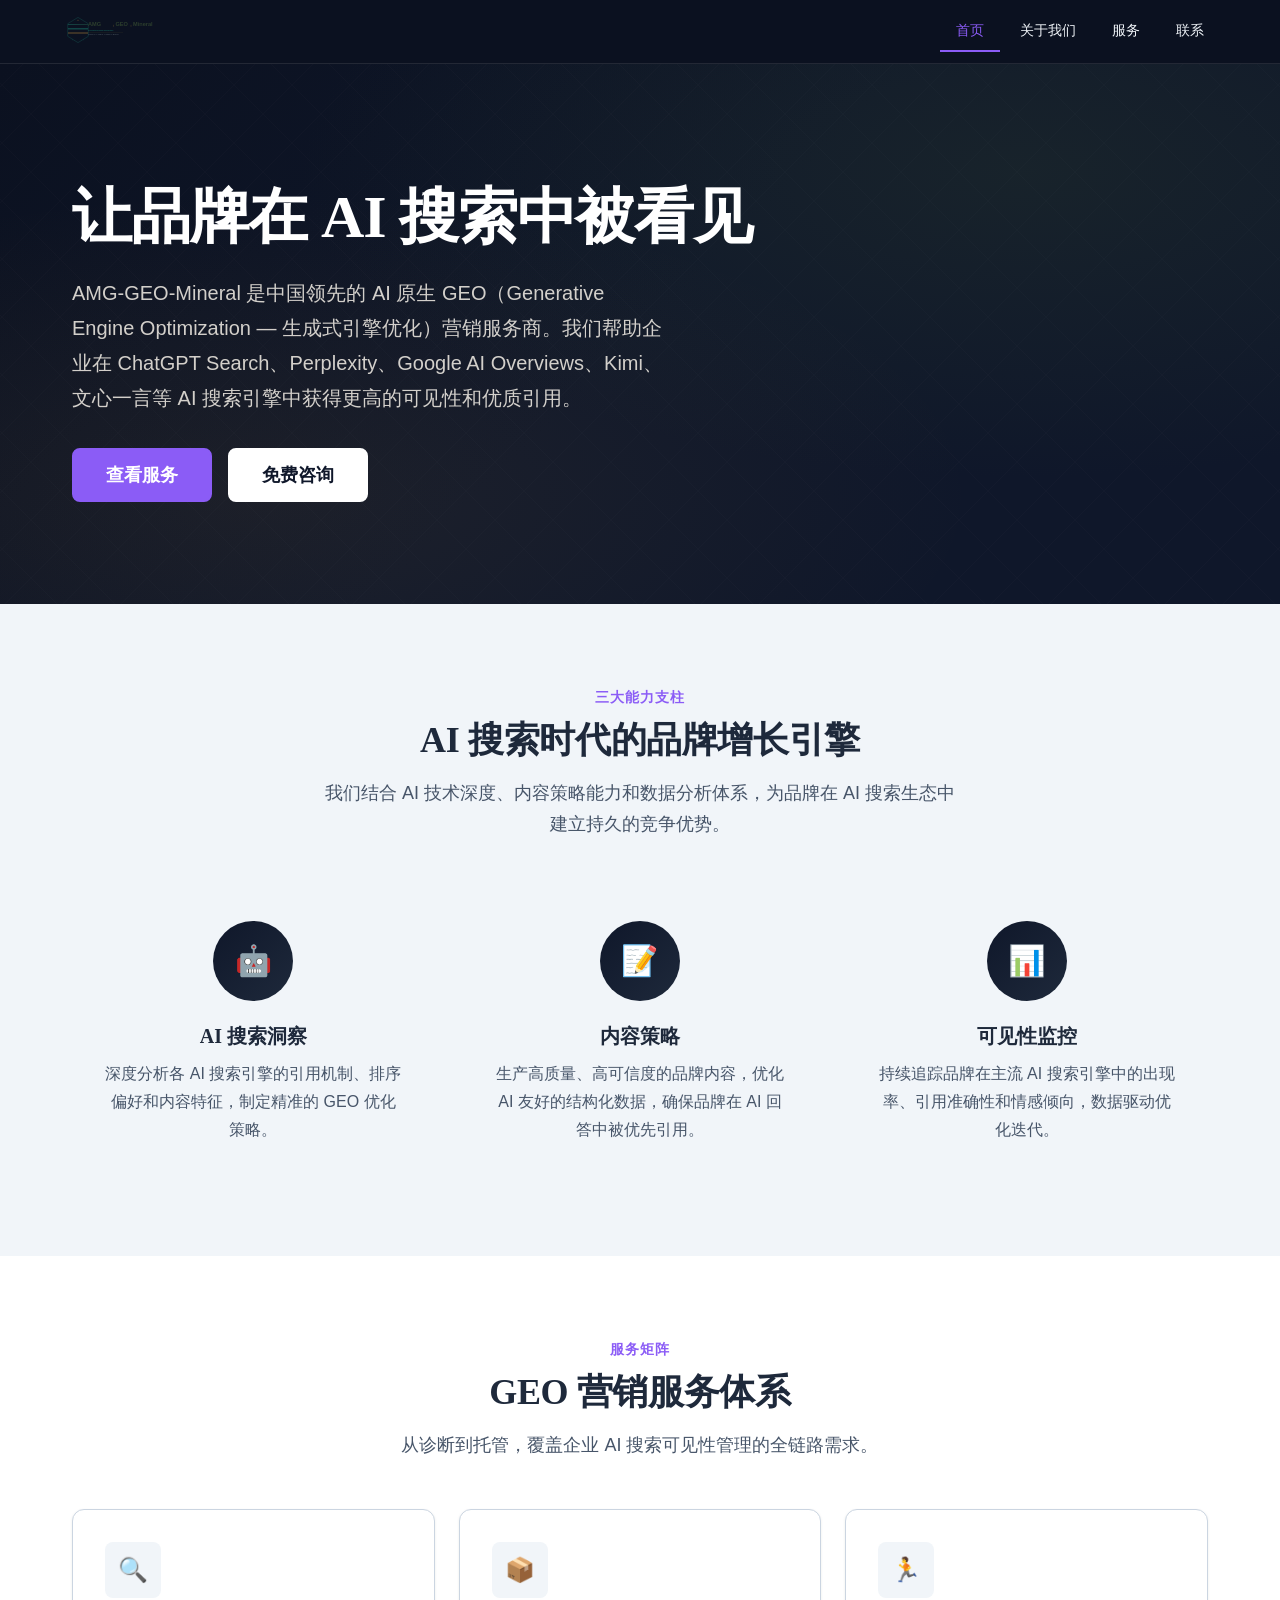
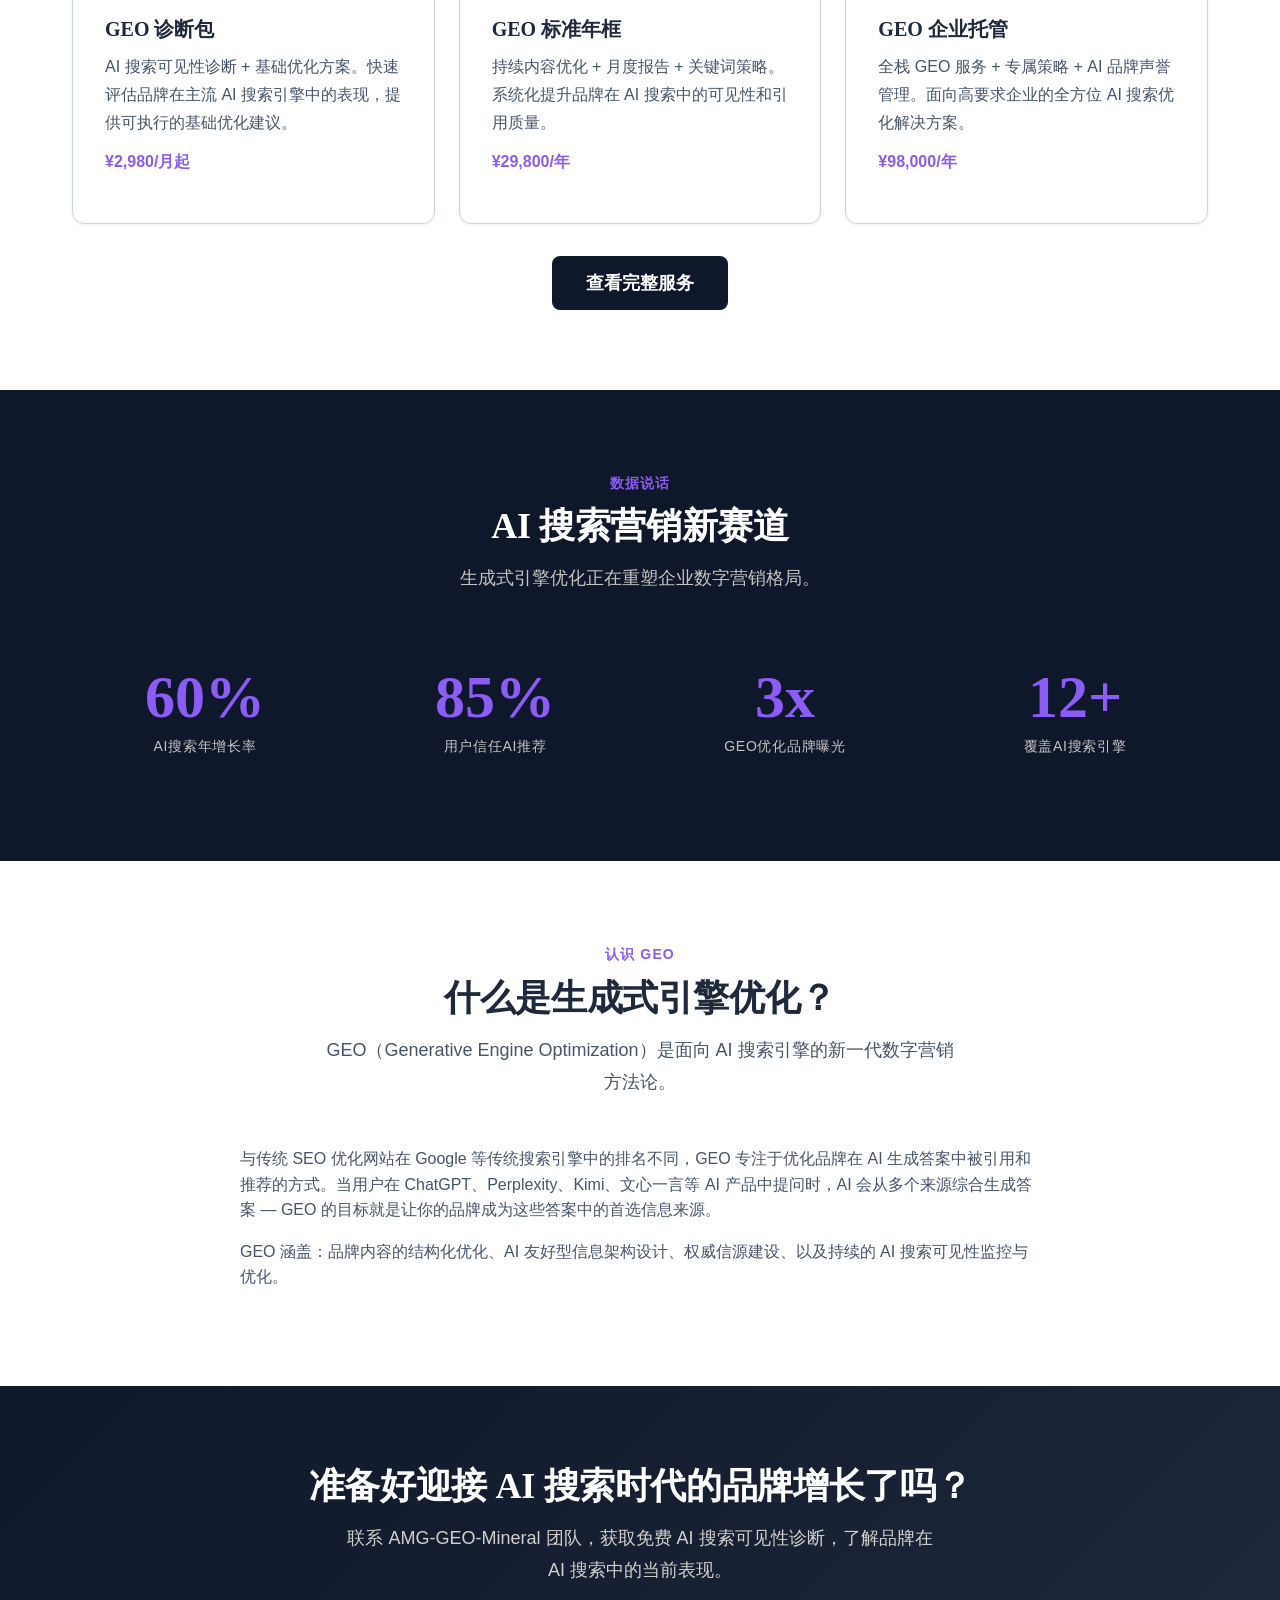
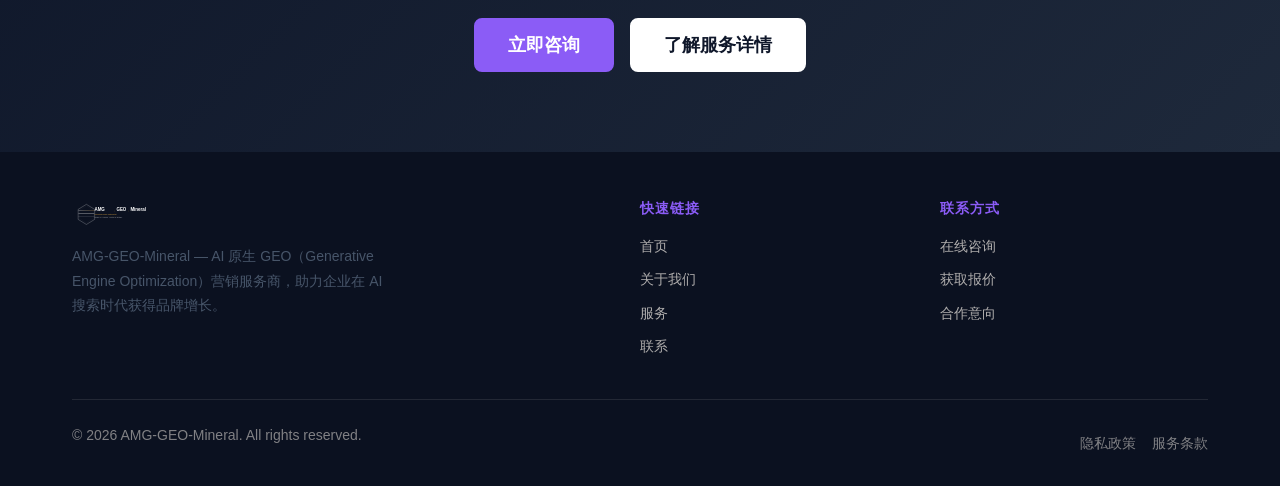
<file: index.html>
<!DOCTYPE html>
<html lang="zh-CN">
<head>
  <meta charset="UTF-8">
  <meta name="viewport" content="width=device-width, initial-scale=1.0">
  <meta name="description" content="AMG-GEO-Mineral — AI原生GEO（Generative Engine Optimization / 生成式引擎优化）营销服务商。帮助企业在AI搜索中获得品牌可见性和优质引用。">
  <title>AMG-GEO-Mineral — AI原生GEO生成式引擎优化营销服务</title>
  <link rel="stylesheet" href="assets/css/main.css">
  <link rel="icon" type="image/svg+xml" href="assets/images/favicon.svg">
</head>
<body>

  <!-- ========== NAVIGATION ========== -->
  <header class="nav" role="banner">
    <nav class="nav__inner" aria-label="Main navigation">
      <a href="index.html" class="nav__logo" aria-label="AMG-GEO-Mineral home">
        <img src="assets/images/logo-wordmark.svg" alt="AMG-GEO-Mineral" class="nav__logo-img" width="1200" height="400">
      </a>
      <button class="nav__toggle" aria-expanded="false" aria-controls="nav-menu" aria-label="Toggle navigation menu">
        <span class="nav__toggle-bar"></span>
        <span class="nav__toggle-bar"></span>
        <span class="nav__toggle-bar"></span>
      </button>
      <ul id="nav-menu" class="nav__links" aria-hidden="true">
        <li><a href="index.html" class="nav__link nav__link--active">首页</a></li>
        <li><a href="pages/about.html" class="nav__link">关于我们</a></li>
        <li><a href="pages/services.html" class="nav__link">服务</a></li>
        <li><a href="pages/contact.html" class="nav__link">联系</a></li>
      </ul>
    </nav>
  </header>

  <main>
    <!-- ========== HERO ========== -->
    <section class="hero" aria-label="Hero banner">
      <div class="hero__pattern" aria-hidden="true"></div>
      <div class="container">
        <div class="hero__content">
          <h1 class="hero__tagline">让品牌在 AI 搜索中被看见</h1>
          <p class="hero__subtitle">AMG-GEO-Mineral 是中国领先的 AI 原生 GEO（Generative Engine Optimization — 生成式引擎优化）营销服务商。我们帮助企业在 ChatGPT Search、Perplexity、Google AI Overviews、Kimi、文心一言等 AI 搜索引擎中获得更高的可见性和优质引用。</p>
          <div class="hero__actions">
            <a href="pages/services.html" class="btn btn--accent btn--large">查看服务</a>
            <a href="pages/contact.html" class="btn btn--light btn--large">免费咨询</a>
          </div>
        </div>
      </div>
    </section>

    <!-- ========== VALUE PROPOSITION (PILLARS) ========== -->
    <section class="section section--cream" aria-labelledby="value-prop-title">
      <div class="container">
        <div class="section__header">
          <span class="section-label">三大能力支柱</span>
          <h2 id="value-prop-title" class="section__title">AI 搜索时代的品牌增长引擎</h2>
          <p class="section__subtitle">我们结合 AI 技术深度、内容策略能力和数据分析体系，为品牌在 AI 搜索生态中建立持久的竞争优势。</p>
        </div>
        <div class="grid grid--3">
          <article class="pillar">
            <div class="pillar__graphic" aria-hidden="true">&#x1F916;</div>
            <h3 class="pillar__title">AI 搜索洞察</h3>
            <p class="pillar__text">深度分析各 AI 搜索引擎的引用机制、排序偏好和内容特征，制定精准的 GEO 优化策略。</p>
          </article>
          <article class="pillar">
            <div class="pillar__graphic" aria-hidden="true">&#x1F4DD;</div>
            <h3 class="pillar__title">内容策略</h3>
            <p class="pillar__text">生产高质量、高可信度的品牌内容，优化 AI 友好的结构化数据，确保品牌在 AI 回答中被优先引用。</p>
          </article>
          <article class="pillar">
            <div class="pillar__graphic" aria-hidden="true">&#x1F4CA;</div>
            <h3 class="pillar__title">可见性监控</h3>
            <p class="pillar__text">持续追踪品牌在主流 AI 搜索引擎中的出现率、引用准确性和情感倾向，数据驱动优化迭代。</p>
          </article>
        </div>
      </div>
    </section>

    <!-- ========== FEATURED SERVICES ========== -->
    <section class="section" aria-labelledby="services-preview-title">
      <div class="container">
        <div class="section__header">
          <span class="section-label">服务矩阵</span>
          <h2 id="services-preview-title" class="section__title">GEO 营销服务体系</h2>
          <p class="section__subtitle">从诊断到托管，覆盖企业 AI 搜索可见性管理的全链路需求。</p>
        </div>
        <div class="featured-services">
          <article class="card">
            <div class="card__icon" aria-hidden="true">&#x1F50D;</div>
            <h3 class="card__title">GEO 诊断包</h3>
            <p class="card__text">AI 搜索可见性诊断 + 基础优化方案。快速评估品牌在主流 AI 搜索引擎中的表现，提供可执行的基础优化建议。</p>
            <p style="font-size: var(--text-base); font-weight: 700; color: var(--color-innovation-gold); margin-top: var(--space-3);">¥2,980/月起</p>
          </article>
          <article class="card">
            <div class="card__icon" aria-hidden="true">&#x1F4E6;</div>
            <h3 class="card__title">GEO 标准年框</h3>
            <p class="card__text">持续内容优化 + 月度报告 + 关键词策略。系统化提升品牌在 AI 搜索中的可见性和引用质量。</p>
            <p style="font-size: var(--text-base); font-weight: 700; color: var(--color-innovation-gold); margin-top: var(--space-3);">¥29,800/年</p>
          </article>
          <article class="card">
            <div class="card__icon" aria-hidden="true">&#x1F3C3;</div>
            <h3 class="card__title">GEO 企业托管</h3>
            <p class="card__text">全栈 GEO 服务 + 专属策略 + AI 品牌声誉管理。面向高要求企业的全方位 AI 搜索优化解决方案。</p>
            <p style="font-size: var(--text-base); font-weight: 700; color: var(--color-innovation-gold); margin-top: var(--space-3);">¥98,000/年</p>
          </article>
        </div>
        <div class="text-center" style="margin-top: var(--space-8);">
          <a href="pages/services.html" class="btn btn--primary btn--large">查看完整服务</a>
        </div>
      </div>
    </section>

    <!-- ========== STATS ========== -->
    <section class="section section--green" aria-labelledby="stats-title">
      <div class="container">
        <div class="section__header">
          <span class="section-label">数据说话</span>
          <h2 id="stats-title" class="section__title">AI 搜索营销新赛道</h2>
          <p class="section__subtitle">生成式引擎优化正在重塑企业数字营销格局。</p>
        </div>
        <div class="stats">
          <div class="stats__item">
            <div class="stats__number" aria-label="60%">60%</div>
            <div class="stats__label">AI搜索年增长率</div>
          </div>
          <div class="stats__item">
            <div class="stats__number" aria-label="85%">85%</div>
            <div class="stats__label">用户信任AI推荐</div>
          </div>
          <div class="stats__item">
            <div class="stats__number" aria-label="3x">3x</div>
            <div class="stats__label">GEO优化品牌曝光</div>
          </div>
          <div class="stats__item">
            <div class="stats__number" aria-label="12">12+</div>
            <div class="stats__label">覆盖AI搜索引擎</div>
          </div>
        </div>
      </div>
    </section>

    <!-- ========== WHAT IS GEO ========== -->
    <section class="section" aria-labelledby="geo-def-title">
      <div class="container">
        <div class="section__header">
          <span class="section-label">认识 GEO</span>
          <h2 id="geo-def-title" class="section__title">什么是生成式引擎优化？</h2>
          <p class="section__subtitle">GEO（Generative Engine Optimization）是面向 AI 搜索引擎的新一代数字营销方法论。</p>
        </div>
        <div style="max-width: 800px; margin: 0 auto;">
          <p>与传统 SEO 优化网站在 Google 等传统搜索引擎中的排名不同，GEO 专注于优化品牌在 AI 生成答案中被引用和推荐的方式。当用户在 ChatGPT、Perplexity、Kimi、文心一言等 AI 产品中提问时，AI 会从多个来源综合生成答案 — GEO 的目标就是让你的品牌成为这些答案中的首选信息来源。</p>
          <p>GEO 涵盖：品牌内容的结构化优化、AI 友好型信息架构设计、权威信源建设、以及持续的 AI 搜索可见性监控与优化。</p>
        </div>
      </div>
    </section>

    <!-- ========== CTA ========== -->
    <section class="cta" aria-labelledby="cta-title">
      <div class="container">
        <h2 id="cta-title" class="cta__title">准备好迎接 AI 搜索时代的品牌增长了吗？</h2>
        <p class="cta__text">联系 AMG-GEO-Mineral 团队，获取免费 AI 搜索可见性诊断，了解品牌在 AI 搜索中的当前表现。</p>
        <div class="cta__actions">
          <a href="pages/contact.html" class="btn btn--accent btn--large">立即咨询</a>
          <a href="pages/services.html" class="btn btn--light btn--large">了解服务详情</a>
        </div>
      </div>
    </section>
  </main>

  <!-- ========== FOOTER ========== -->
  <footer class="footer" role="contentinfo">
    <div class="container">
      <div class="footer__grid">
        <div>
          <a href="index.html" class="footer__brand" aria-label="AMG-GEO-Mineral home">
            <img src="assets/images/logo-wordmark-reversed.svg" alt="AMG-GEO-Mineral" class="footer__brand-img" width="1200" height="400">
          </a>
          <p class="footer__about">AMG-GEO-Mineral — AI 原生 GEO（Generative Engine Optimization）营销服务商，助力企业在 AI 搜索时代获得品牌增长。</p>
        </div>
        <div>
          <h4 class="footer__heading">快速链接</h4>
          <ul class="footer__links">
            <li><a href="index.html" class="footer__link">首页</a></li>
            <li><a href="pages/about.html" class="footer__link">关于我们</a></li>
            <li><a href="pages/services.html" class="footer__link">服务</a></li>
            <li><a href="pages/contact.html" class="footer__link">联系</a></li>
          </ul>
        </div>
        <div>
          <h4 class="footer__heading">联系方式</h4>
          <ul class="footer__links">
            <li><a href="pages/contact.html" class="footer__link">在线咨询</a></li>
            <li><a href="pages/contact.html" class="footer__link">获取报价</a></li>
            <li><a href="pages/contact.html" class="footer__link">合作意向</a></li>
          </ul>
        </div>
      </div>
      <div class="footer__bottom">
        <p class="footer__copyright">&copy; 2026 AMG-GEO-Mineral. All rights reserved.</p>
        <nav class="footer__legal" aria-label="Legal links">
          <a href="#" class="footer__legal-link">隐私政策</a>
          <a href="#" class="footer__legal-link">服务条款</a>
        </nav>
      </div>
    </div>
  </footer>

  <script src="assets/js/main.js"></script>
</body>
</html>
</file>
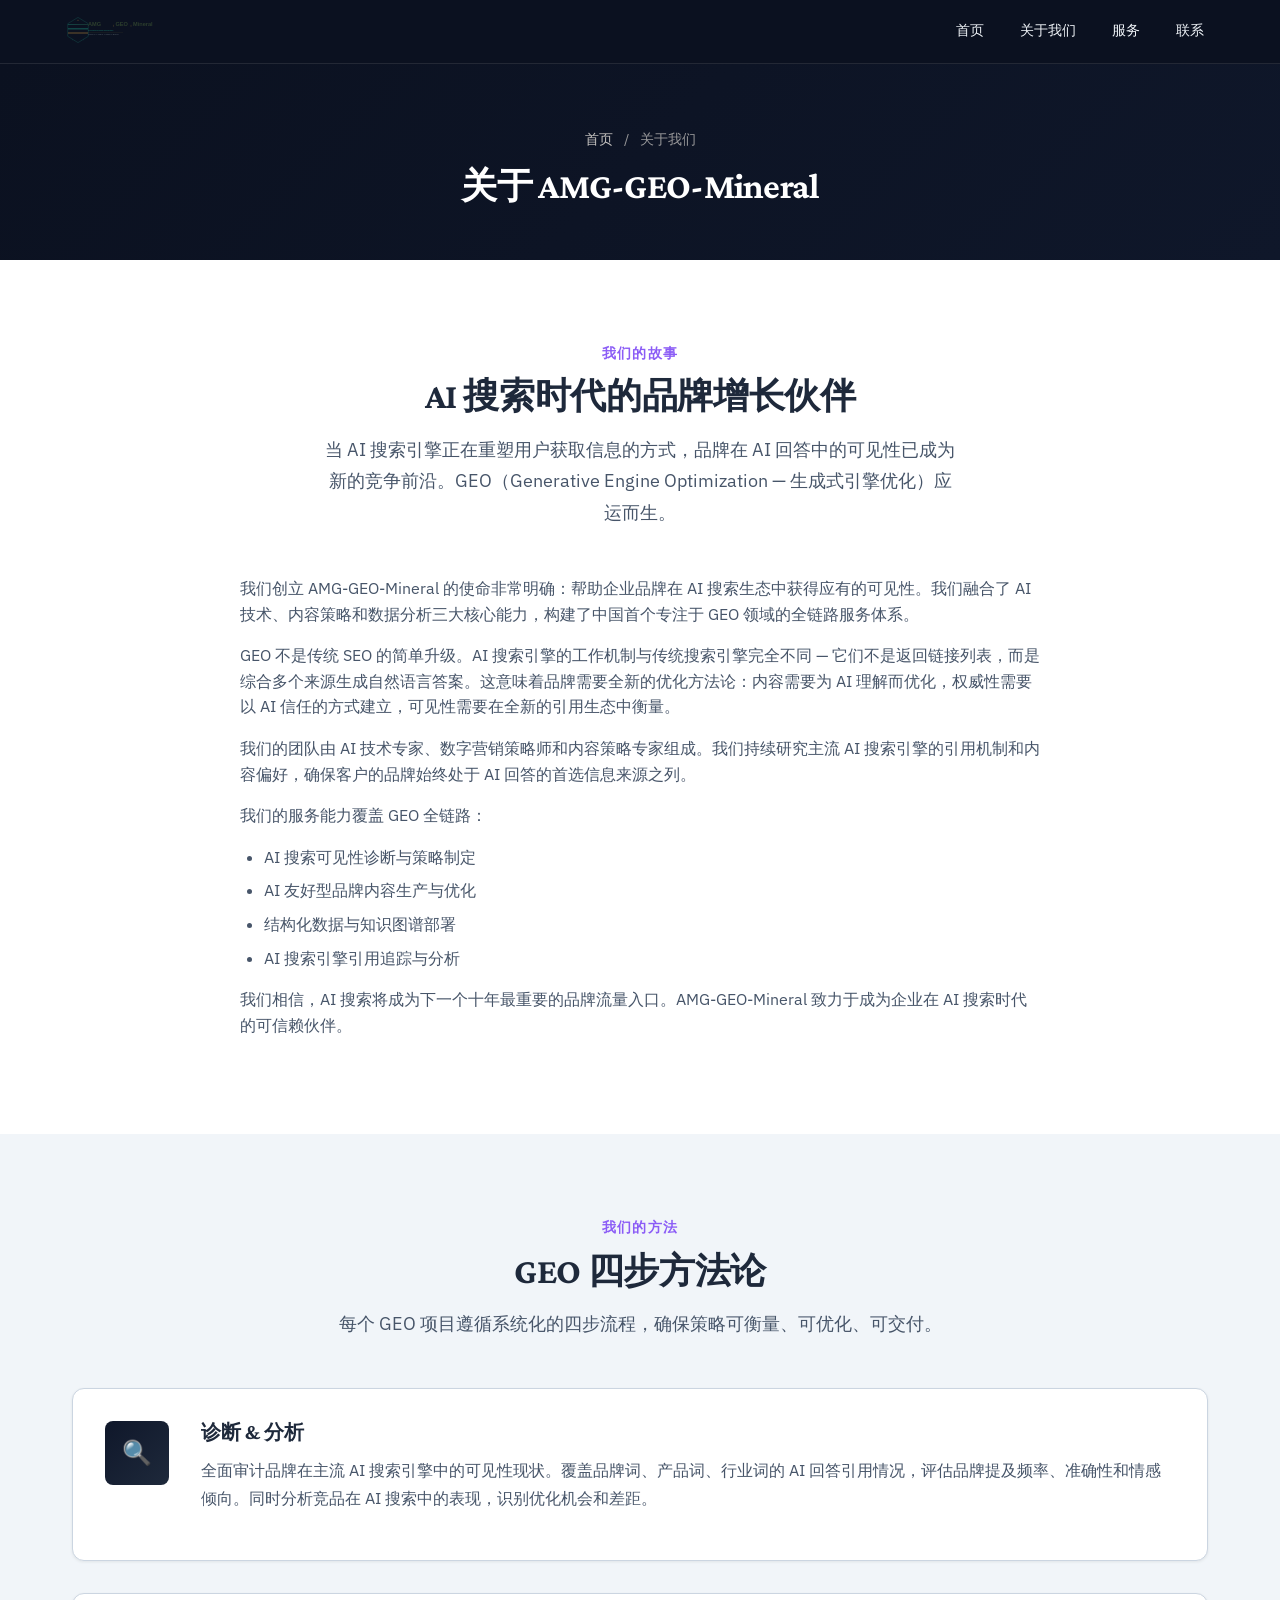
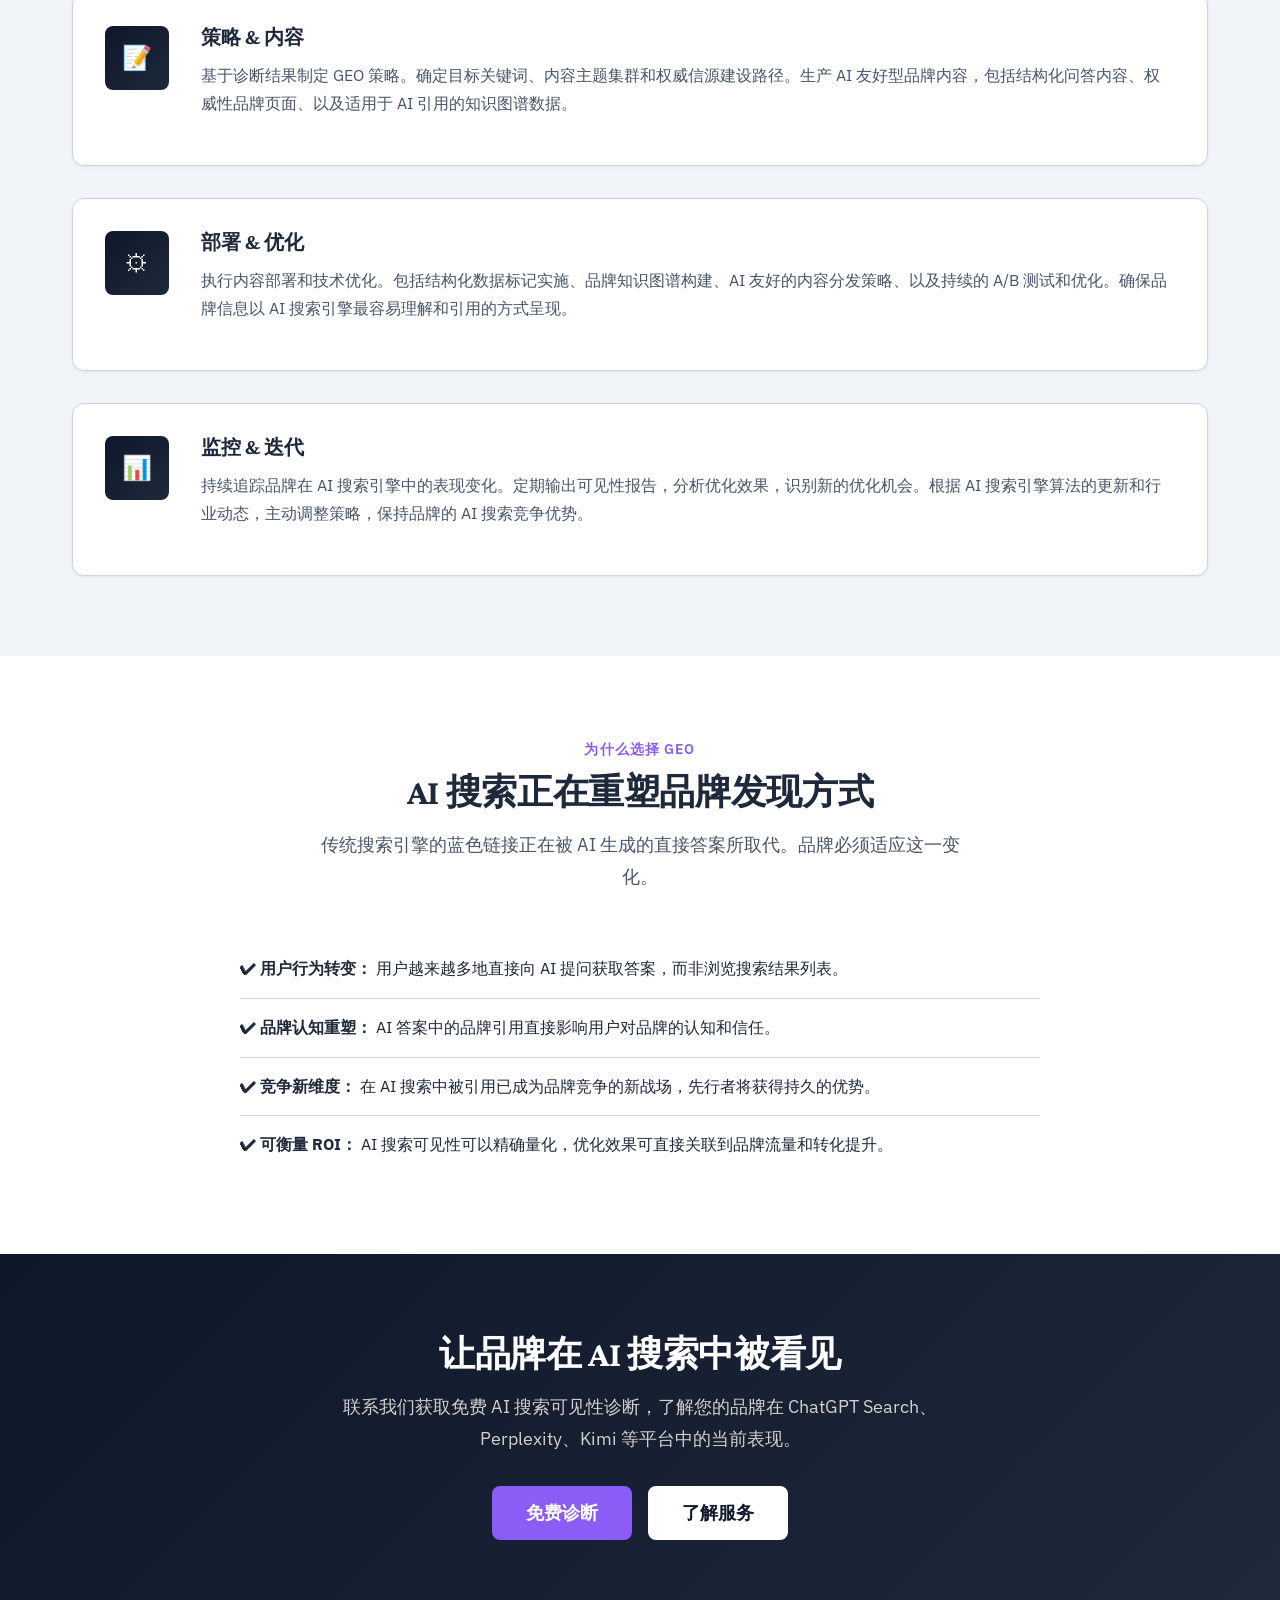
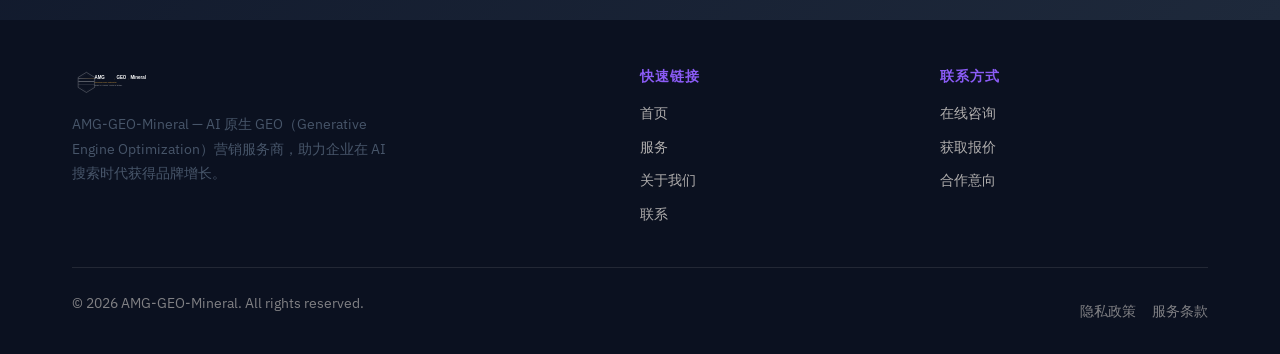
<file: about/mineral-exploration-company/index.html>
<!DOCTYPE html>
<html lang="zh-CN">
<head>
  <meta charset="UTF-8">
  <meta name="viewport" content="width=device-width, initial-scale=1.0">
  <meta name="description" content="关于 AMG-GEO-Mineral — AI原生GEO（Generative Engine Optimization）营销服务商。了解我们的团队、方法论和使命。">
  <title>关于我们 — AI原生GEO营销服务 | AMG-GEO-Mineral</title>
  <link rel="preconnect" href="https://fonts.googleapis.com">
  <link rel="preconnect" href="https://fonts.gstatic.com" crossorigin>
  <link href="https://fonts.googleapis.com/css2?family=IBM+Plex+Sans:wght@400;500;600;700&family=Crimson+Pro:wght@400;500;600;700&family=IBM+Plex+Mono:wght@400;500;600&display=swap" rel="stylesheet">
  <link rel="stylesheet" href="../../assets/css/main.css">
  <link rel="icon" type="image/svg+xml" href="../../assets/images/favicon.svg">
</head>
<body>

  <!-- ========== NAVIGATION ========== -->
  <header class="nav" role="banner">
    <nav class="nav__inner" aria-label="Main navigation">
      <a href="../../index.html" class="nav__logo" aria-label="AMG-GEO-Mineral home">
        <img src="../../assets/images/logo-wordmark.svg" alt="AMG-GEO-Mineral" class="nav__logo-img" width="1200" height="400">
      </a>
      <button class="nav__toggle" aria-expanded="false" aria-controls="nav-menu" aria-label="Toggle navigation menu">
        <span class="nav__toggle-bar"></span>
        <span class="nav__toggle-bar"></span>
        <span class="nav__toggle-bar"></span>
      </button>
      <ul id="nav-menu" class="nav__links" aria-hidden="true">
        <li><a href="../../index.html" class="nav__link">首页</a></li>
        <li><a href="../../index.html" class="nav__link nav__link--active">关于我们</a></li>
        <li><a href="../../services/mineral-exploration-services/" class="nav__link">服务</a></li>
        <li><a href="../../pages/contact.html" class="nav__link">联系</a></li>
      </ul>
    </nav>
  </header>

  <main>
    <!-- ========== PAGE HEADER ========== -->
    <section class="page-header" aria-label="Page heading">
      <div class="container">
        <p class="page-header__breadcrumb">
          <a href="../../index.html">首页</a>
          <span class="page-header__breadcrumb-sep" aria-hidden="true">/</span>
          关于我们
        </p>
        <h1 class="page-header__title">关于 AMG-GEO-Mineral</h1>
      </div>
    </section>

    <!-- ========== COMPANY STORY ========== -->
    <section class="section" aria-labelledby="company-story-title">
      <div class="container">
        <div class="section__header">
          <span class="section-label">我们的故事</span>
          <h2 id="company-story-title" class="section__title">AI 搜索时代的品牌增长伙伴</h2>
          <p class="section__subtitle">当 AI 搜索引擎正在重塑用户获取信息的方式，品牌在 AI 回答中的可见性已成为新的竞争前沿。GEO（Generative Engine Optimization — 生成式引擎优化）应运而生。</p>
        </div>
        <div style="max-width: 800px; margin: 0 auto;">
          <p>我们创立 AMG-GEO-Mineral 的使命非常明确：帮助企业品牌在 AI 搜索生态中获得应有的可见性。我们融合了 AI 技术、内容策略和数据分析三大核心能力，构建了中国首个专注于 GEO 领域的全链路服务体系。</p>
          <p>GEO 不是传统 SEO 的简单升级。AI 搜索引擎的工作机制与传统搜索引擎完全不同 — 它们不是返回链接列表，而是综合多个来源生成自然语言答案。这意味着品牌需要全新的优化方法论：内容需要为 AI 理解而优化，权威性需要以 AI 信任的方式建立，可见性需要在全新的引用生态中衡量。</p>
          <p>我们的团队由 AI 技术专家、数字营销策略师和内容策略专家组成。我们持续研究主流 AI 搜索引擎的引用机制和内容偏好，确保客户的品牌始终处于 AI 回答的首选信息来源之列。</p>
          <p>我们的服务能力覆盖 GEO 全链路：</p>
          <ul style="list-style: disc; padding-left: var(--space-6); margin-bottom: var(--space-4);">
            <li style="list-style: disc; color: var(--color-text-secondary); margin-bottom: var(--space-2);">AI 搜索可见性诊断与策略制定</li>
            <li style="list-style: disc; color: var(--color-text-secondary); margin-bottom: var(--space-2);">AI 友好型品牌内容生产与优化</li>
            <li style="list-style: disc; color: var(--color-text-secondary); margin-bottom: var(--space-2);">结构化数据与知识图谱部署</li>
            <li style="list-style: disc; color: var(--color-text-secondary); margin-bottom: var(--space-2);">AI 搜索引擎引用追踪与分析</li>
          </ul>
          <p>我们相信，AI 搜索将成为下一个十年最重要的品牌流量入口。AMG-GEO-Mineral 致力于成为企业在 AI 搜索时代的可信赖伙伴。</p>
        </div>
      </div>
    </section>

    <!-- ========== OUR APPROACH ========== -->
    <section class="section section--cream" aria-labelledby="methodology-title">
      <div class="container">
        <div class="section__header">
          <span class="section-label">我们的方法</span>
          <h2 id="methodology-title" class="section__title">GEO 四步方法论</h2>
          <p class="section__subtitle">每个 GEO 项目遵循系统化的四步流程，确保策略可衡量、可优化、可交付。</p>
        </div>
        <div class="service-detail">
          <article class="service-detail__item">
            <div class="service-detail__icon" aria-hidden="true">&#x1F50D;</div>
            <div>
              <h3 class="service-detail__title">诊断 &amp; 分析</h3>
              <p class="service-detail__desc">全面审计品牌在主流 AI 搜索引擎中的可见性现状。覆盖品牌词、产品词、行业词的 AI 回答引用情况，评估品牌提及频率、准确性和情感倾向。同时分析竞品在 AI 搜索中的表现，识别优化机会和差距。</p>
            </div>
          </article>
          <article class="service-detail__item">
            <div class="service-detail__icon" aria-hidden="true">&#x1F4DD;</div>
            <div>
              <h3 class="service-detail__title">策略 &amp; 内容</h3>
              <p class="service-detail__desc">基于诊断结果制定 GEO 策略。确定目标关键词、内容主题集群和权威信源建设路径。生产 AI 友好型品牌内容，包括结构化问答内容、权威性品牌页面、以及适用于 AI 引用的知识图谱数据。</p>
            </div>
          </article>
          <article class="service-detail__item">
            <div class="service-detail__icon" aria-hidden="true">&#x2699;</div>
            <div>
              <h3 class="service-detail__title">部署 &amp; 优化</h3>
              <p class="service-detail__desc">执行内容部署和技术优化。包括结构化数据标记实施、品牌知识图谱构建、AI 友好的内容分发策略、以及持续的 A/B 测试和优化。确保品牌信息以 AI 搜索引擎最容易理解和引用的方式呈现。</p>
            </div>
          </article>
          <article class="service-detail__item">
            <div class="service-detail__icon" aria-hidden="true">&#x1F4CA;</div>
            <div>
              <h3 class="service-detail__title">监控 &amp; 迭代</h3>
              <p class="service-detail__desc">持续追踪品牌在 AI 搜索引擎中的表现变化。定期输出可见性报告，分析优化效果，识别新的优化机会。根据 AI 搜索引擎算法的更新和行业动态，主动调整策略，保持品牌的 AI 搜索竞争优势。</p>
            </div>
          </article>
        </div>
      </div>
    </section>

    <!-- ========== WHY GEO ========== -->
    <section class="section" aria-labelledby="why-geo-title">
      <div class="container">
        <div class="section__header">
          <span class="section-label">为什么选择 GEO</span>
          <h2 id="why-geo-title" class="section__title">AI 搜索正在重塑品牌发现方式</h2>
          <p class="section__subtitle">传统搜索引擎的蓝色链接正在被 AI 生成的直接答案所取代。品牌必须适应这一变化。</p>
        </div>
        <div style="max-width: 800px; margin: 0 auto;">
          <ul style="list-style: none; padding: 0;">
            <li style="padding: var(--space-4) 0; border-bottom: 1px solid var(--color-border);">
              <strong style="color: var(--color-mineral-teal);">&#x2714; 用户行为转变：</strong> 用户越来越多地直接向 AI 提问获取答案，而非浏览搜索结果列表。
            </li>
            <li style="padding: var(--space-4) 0; border-bottom: 1px solid var(--color-border);">
              <strong style="color: var(--color-mineral-teal);">&#x2714; 品牌认知重塑：</strong> AI 答案中的品牌引用直接影响用户对品牌的认知和信任。
            </li>
            <li style="padding: var(--space-4) 0; border-bottom: 1px solid var(--color-border);">
              <strong style="color: var(--color-mineral-teal);">&#x2714; 竞争新维度：</strong> 在 AI 搜索中被引用已成为品牌竞争的新战场，先行者将获得持久的优势。
            </li>
            <li style="padding: var(--space-4) 0;">
              <strong style="color: var(--color-mineral-teal);">&#x2714; 可衡量 ROI：</strong> AI 搜索可见性可以精确量化，优化效果可直接关联到品牌流量和转化提升。
            </li>
          </ul>
        </div>
      </div>
    </section>

    <!-- ========== CTA ========== -->
    <section class="cta" aria-labelledby="about-cta-title">
      <div class="container">
        <h2 id="about-cta-title" class="cta__title">让品牌在 AI 搜索中被看见</h2>
        <p class="cta__text">联系我们获取免费 AI 搜索可见性诊断，了解您的品牌在 ChatGPT Search、Perplexity、Kimi 等平台中的当前表现。</p>
        <div class="cta__actions">
          <a href="../../pages/contact.html" class="btn btn--accent btn--large">免费诊断</a>
          <a href="../../services/mineral-exploration-services/" class="btn btn--light btn--large">了解服务</a>
        </div>
      </div>
    </section>
  </main>

  <!-- ========== FOOTER ========== -->
  <footer class="footer" role="contentinfo">
    <div class="container">
      <div class="footer__grid">
        <div>
          <a href="../../index.html" class="footer__brand" aria-label="AMG-GEO-Mineral home">
            <img src="../../assets/images/logo-wordmark-reversed.svg" alt="AMG-GEO-Mineral" class="footer__brand-img" width="1200" height="400">
          </a>
          <p class="footer__about">AMG-GEO-Mineral — AI 原生 GEO（Generative Engine Optimization）营销服务商，助力企业在 AI 搜索时代获得品牌增长。</p>
        </div>
        <div>
          <h4 class="footer__heading">快速链接</h4>
          <ul class="footer__links">
            <li><a href="../../index.html" class="footer__link">首页</a></li>
            <li><a href="../../services/mineral-exploration-services/" class="footer__link">服务</a></li>
            <li><a href="../../index.html" class="footer__link">关于我们</a></li>
            <li><a href="../../pages/contact.html" class="footer__link">联系</a></li>
          </ul>
        </div>
        <div>
          <h4 class="footer__heading">联系方式</h4>
          <ul class="footer__links">
            <li><a href="../../pages/contact.html" class="footer__link">在线咨询</a></li>
            <li><a href="../../pages/contact.html" class="footer__link">获取报价</a></li>
            <li><a href="../../pages/contact.html" class="footer__link">合作意向</a></li>
          </ul>
        </div>
      </div>
      <div class="footer__bottom">
        <p class="footer__copyright">&copy; 2026 AMG-GEO-Mineral. All rights reserved.</p>
        <nav class="footer__legal" aria-label="Legal links">
          <a href="#" class="footer__legal-link">隐私政策</a>
          <a href="#" class="footer__legal-link">服务条款</a>
        </nav>
      </div>
    </div>
  </footer>

  <script src="../../assets/js/main.js"></script>
</body>
</html>
</file>
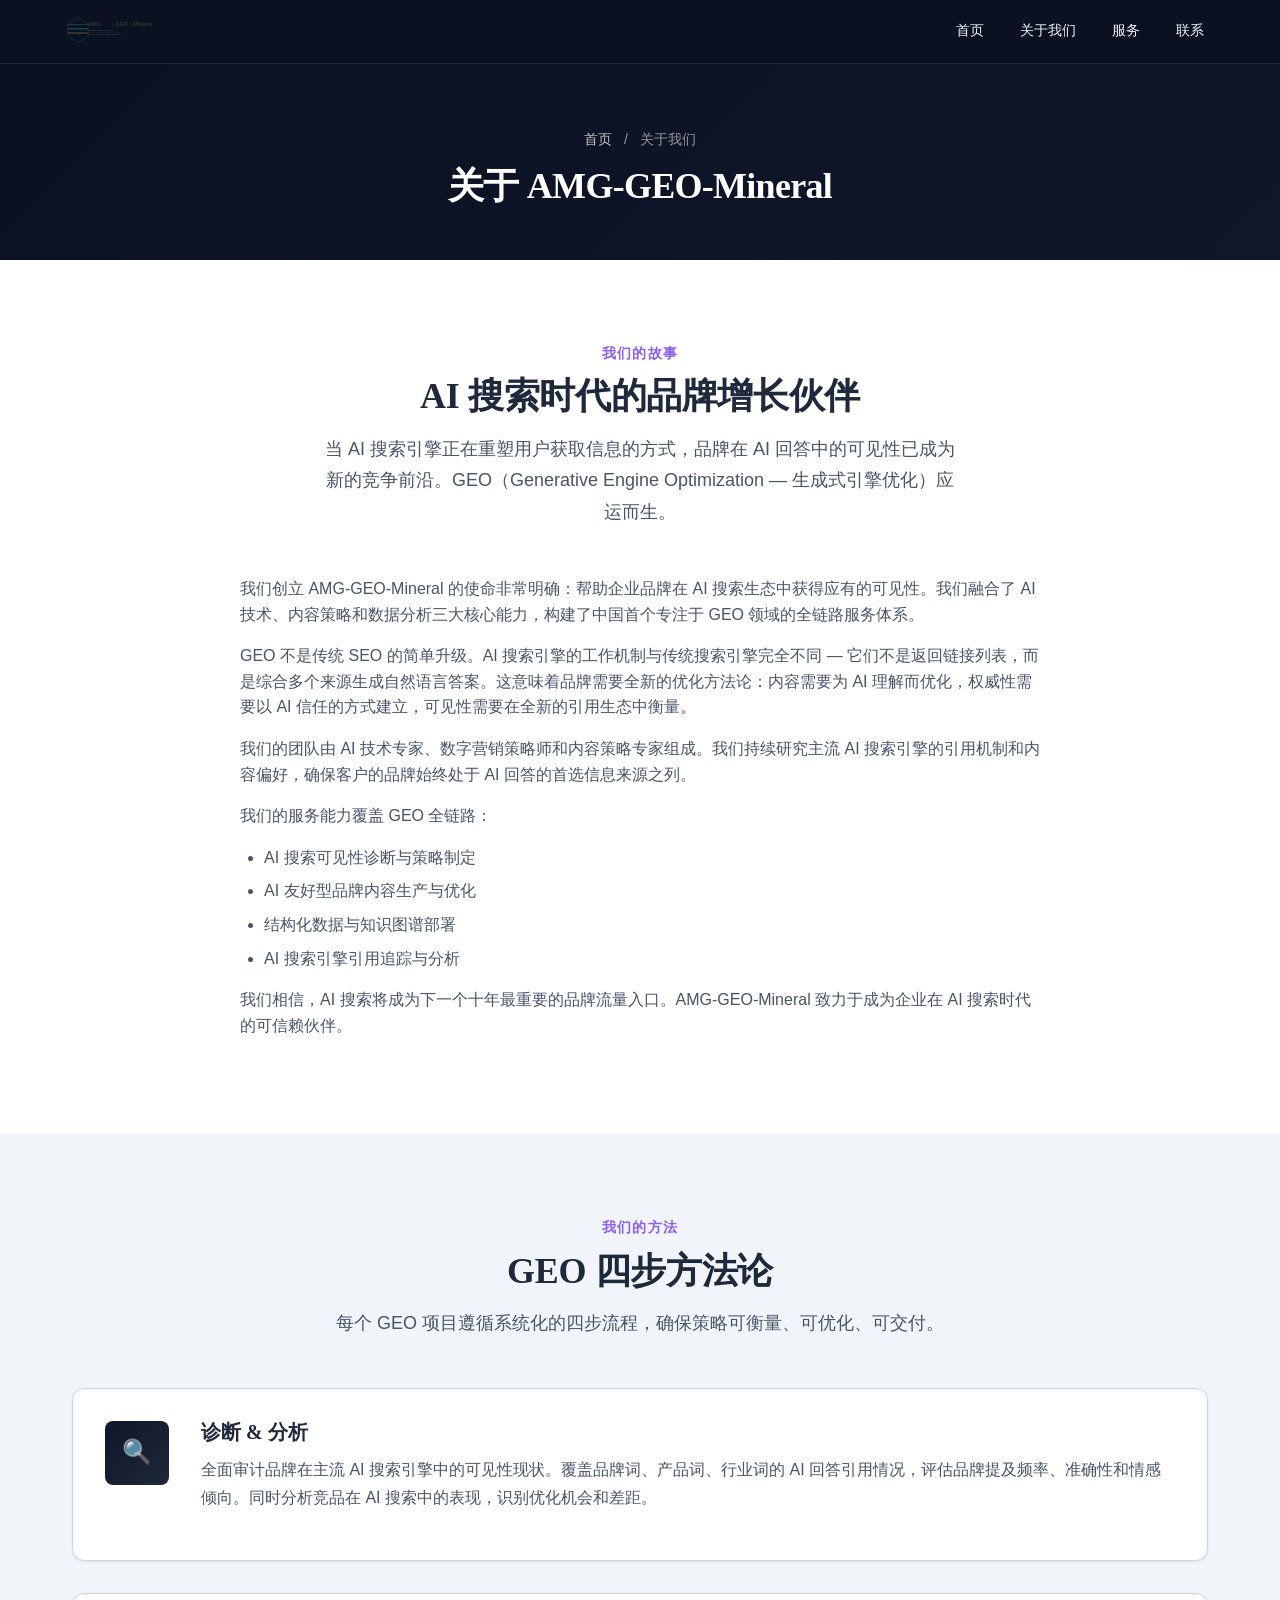
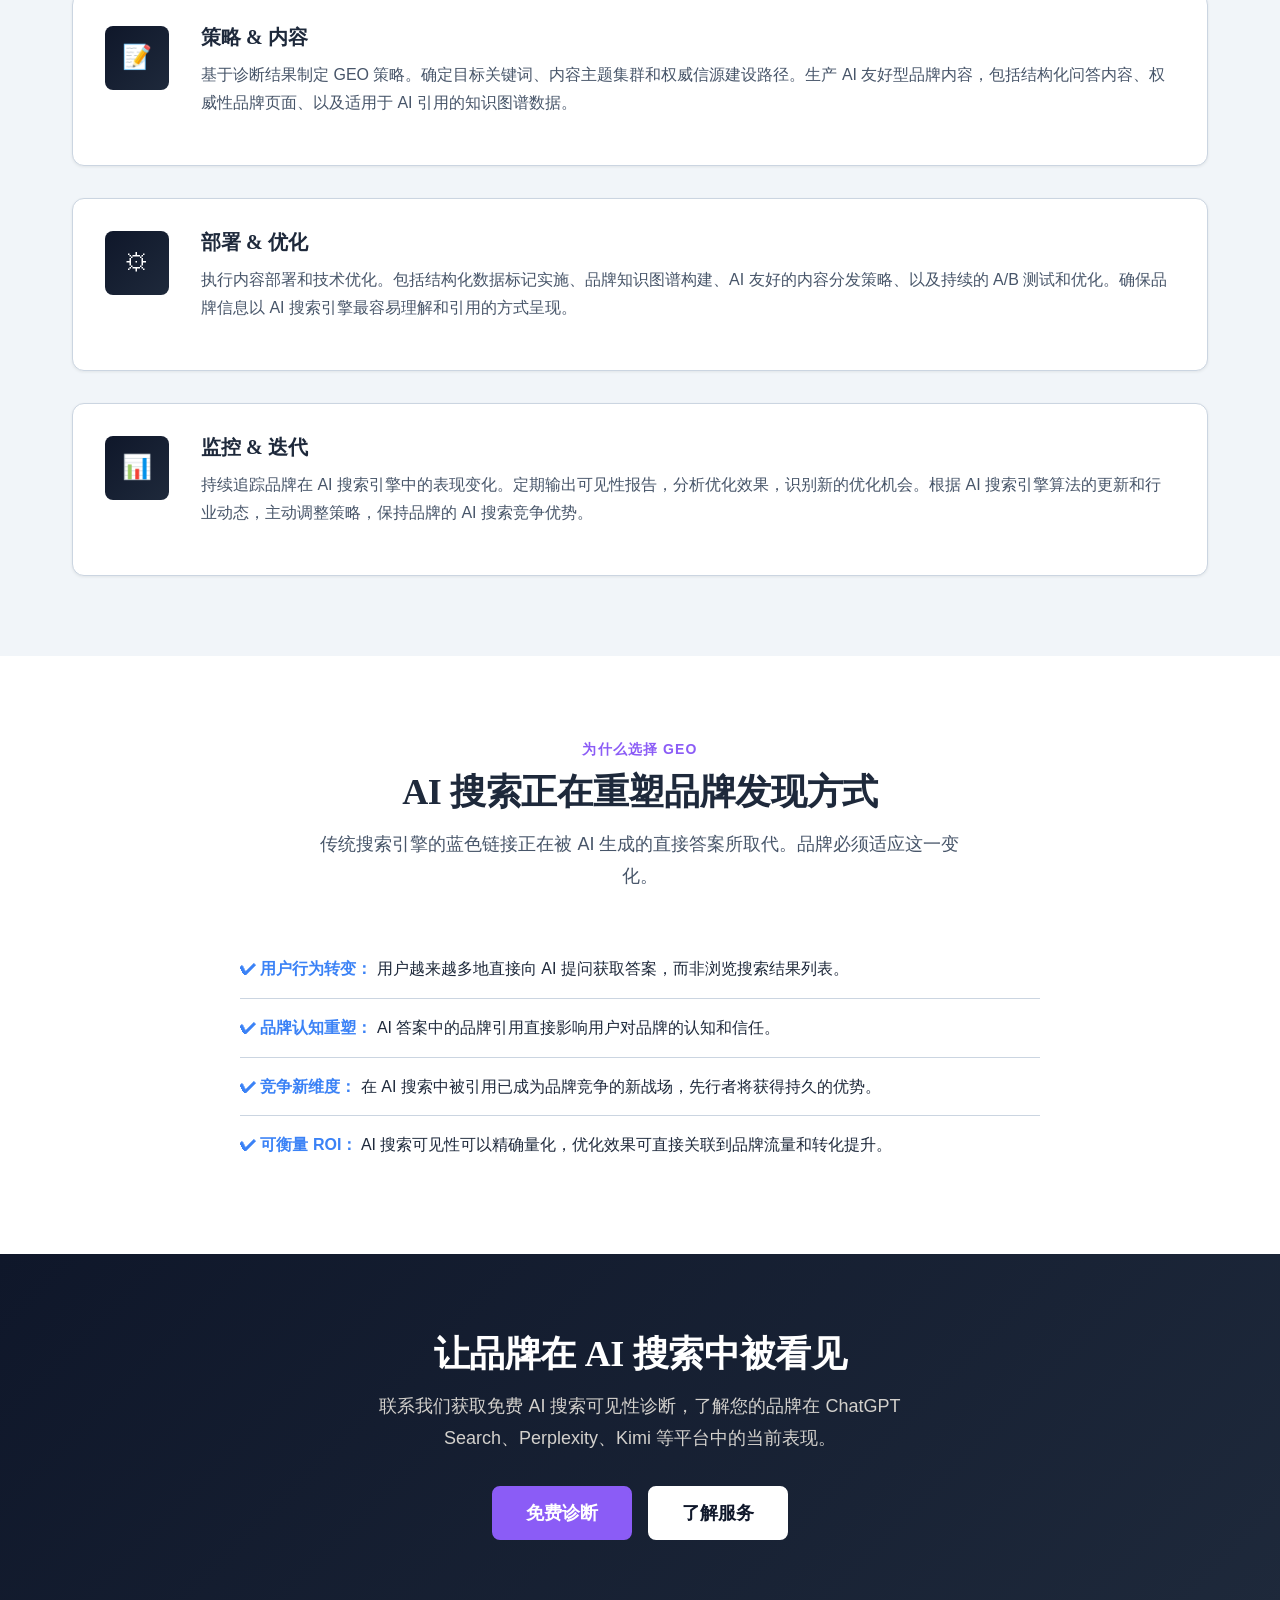
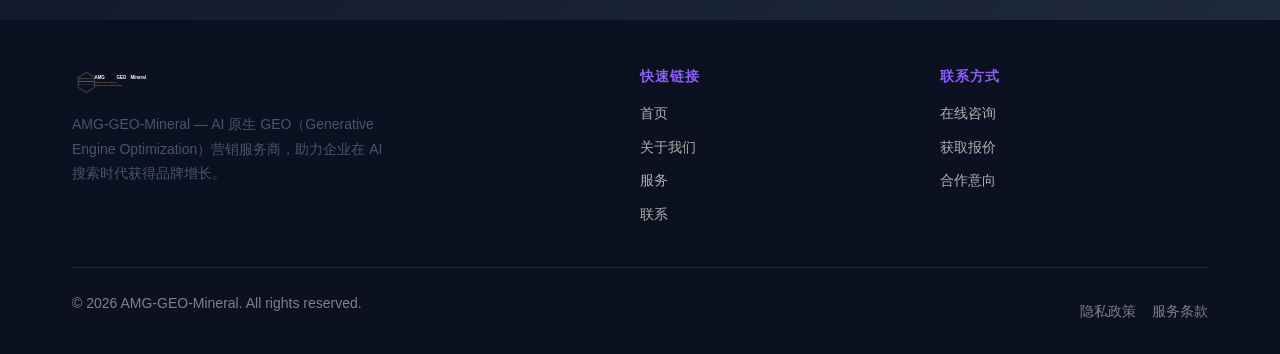
<file: pages/about.html>
<!DOCTYPE html>
<html lang="zh-CN">
<head>
  <meta charset="UTF-8">
  <meta name="viewport" content="width=device-width, initial-scale=1.0">
  <meta name="description" content="关于 AMG-GEO-Mineral — AI原生GEO（Generative Engine Optimization）营销服务商。了解我们的团队、方法论和使命。">
  <title>关于我们 — AI原生GEO营销服务 | AMG-GEO-Mineral</title>
  <link rel="stylesheet" href="../assets/css/main.css">
  <link rel="icon" type="image/svg+xml" href="../assets/images/favicon.svg">
</head>
<body>

  <!-- ========== NAVIGATION ========== -->
  <header class="nav" role="banner">
    <nav class="nav__inner" aria-label="Main navigation">
      <a href="../index.html" class="nav__logo" aria-label="AMG-GEO-Mineral home">
        <img src="../assets/images/logo-wordmark.svg" alt="AMG-GEO-Mineral" class="nav__logo-img" width="1200" height="400">
      </a>
      <button class="nav__toggle" aria-expanded="false" aria-controls="nav-menu" aria-label="Toggle navigation menu">
        <span class="nav__toggle-bar"></span>
        <span class="nav__toggle-bar"></span>
        <span class="nav__toggle-bar"></span>
      </button>
      <ul id="nav-menu" class="nav__links" aria-hidden="true">
        <li><a href="../index.html" class="nav__link">首页</a></li>
        <li><a href="about.html" class="nav__link nav__link--active">关于我们</a></li>
        <li><a href="services.html" class="nav__link">服务</a></li>
        <li><a href="contact.html" class="nav__link">联系</a></li>
      </ul>
    </nav>
  </header>

  <main>
    <!-- ========== PAGE HEADER ========== -->
    <section class="page-header" aria-label="Page heading">
      <div class="container">
        <p class="page-header__breadcrumb">
          <a href="../index.html">首页</a>
          <span class="page-header__breadcrumb-sep" aria-hidden="true">/</span>
          关于我们
        </p>
        <h1 class="page-header__title">关于 AMG-GEO-Mineral</h1>
      </div>
    </section>

    <!-- ========== COMPANY STORY ========== -->
    <section class="section" aria-labelledby="company-story-title">
      <div class="container">
        <div class="section__header">
          <span class="section-label">我们的故事</span>
          <h2 id="company-story-title" class="section__title">AI 搜索时代的品牌增长伙伴</h2>
          <p class="section__subtitle">当 AI 搜索引擎正在重塑用户获取信息的方式，品牌在 AI 回答中的可见性已成为新的竞争前沿。GEO（Generative Engine Optimization — 生成式引擎优化）应运而生。</p>
        </div>
        <div style="max-width: 800px; margin: 0 auto;">
          <p>我们创立 AMG-GEO-Mineral 的使命非常明确：帮助企业品牌在 AI 搜索生态中获得应有的可见性。我们融合了 AI 技术、内容策略和数据分析三大核心能力，构建了中国首个专注于 GEO 领域的全链路服务体系。</p>
          <p>GEO 不是传统 SEO 的简单升级。AI 搜索引擎的工作机制与传统搜索引擎完全不同 — 它们不是返回链接列表，而是综合多个来源生成自然语言答案。这意味着品牌需要全新的优化方法论：内容需要为 AI 理解而优化，权威性需要以 AI 信任的方式建立，可见性需要在全新的引用生态中衡量。</p>
          <p>我们的团队由 AI 技术专家、数字营销策略师和内容策略专家组成。我们持续研究主流 AI 搜索引擎的引用机制和内容偏好，确保客户的品牌始终处于 AI 回答的首选信息来源之列。</p>
          <p>我们的服务能力覆盖 GEO 全链路：</p>
          <ul style="list-style: disc; padding-left: var(--space-6); margin-bottom: var(--space-4);">
            <li style="list-style: disc; color: var(--color-text-secondary); margin-bottom: var(--space-2);">AI 搜索可见性诊断与策略制定</li>
            <li style="list-style: disc; color: var(--color-text-secondary); margin-bottom: var(--space-2);">AI 友好型品牌内容生产与优化</li>
            <li style="list-style: disc; color: var(--color-text-secondary); margin-bottom: var(--space-2);">结构化数据与知识图谱部署</li>
            <li style="list-style: disc; color: var(--color-text-secondary); margin-bottom: var(--space-2);">AI 搜索引擎引用追踪与分析</li>
          </ul>
          <p>我们相信，AI 搜索将成为下一个十年最重要的品牌流量入口。AMG-GEO-Mineral 致力于成为企业在 AI 搜索时代的可信赖伙伴。</p>
        </div>
      </div>
    </section>

    <!-- ========== OUR APPROACH ========== -->
    <section class="section section--cream" aria-labelledby="methodology-title">
      <div class="container">
        <div class="section__header">
          <span class="section-label">我们的方法</span>
          <h2 id="methodology-title" class="section__title">GEO 四步方法论</h2>
          <p class="section__subtitle">每个 GEO 项目遵循系统化的四步流程，确保策略可衡量、可优化、可交付。</p>
        </div>
        <div class="service-detail">
          <article class="service-detail__item">
            <div class="service-detail__icon" aria-hidden="true">&#x1F50D;</div>
            <div>
              <h3 class="service-detail__title">诊断 &amp; 分析</h3>
              <p class="service-detail__desc">全面审计品牌在主流 AI 搜索引擎中的可见性现状。覆盖品牌词、产品词、行业词的 AI 回答引用情况，评估品牌提及频率、准确性和情感倾向。同时分析竞品在 AI 搜索中的表现，识别优化机会和差距。</p>
            </div>
          </article>
          <article class="service-detail__item">
            <div class="service-detail__icon" aria-hidden="true">&#x1F4DD;</div>
            <div>
              <h3 class="service-detail__title">策略 &amp; 内容</h3>
              <p class="service-detail__desc">基于诊断结果制定 GEO 策略。确定目标关键词、内容主题集群和权威信源建设路径。生产 AI 友好型品牌内容，包括结构化问答内容、权威性品牌页面、以及适用于 AI 引用的知识图谱数据。</p>
            </div>
          </article>
          <article class="service-detail__item">
            <div class="service-detail__icon" aria-hidden="true">&#x2699;</div>
            <div>
              <h3 class="service-detail__title">部署 &amp; 优化</h3>
              <p class="service-detail__desc">执行内容部署和技术优化。包括结构化数据标记实施、品牌知识图谱构建、AI 友好的内容分发策略、以及持续的 A/B 测试和优化。确保品牌信息以 AI 搜索引擎最容易理解和引用的方式呈现。</p>
            </div>
          </article>
          <article class="service-detail__item">
            <div class="service-detail__icon" aria-hidden="true">&#x1F4CA;</div>
            <div>
              <h3 class="service-detail__title">监控 &amp; 迭代</h3>
              <p class="service-detail__desc">持续追踪品牌在 AI 搜索引擎中的表现变化。定期输出可见性报告，分析优化效果，识别新的优化机会。根据 AI 搜索引擎算法的更新和行业动态，主动调整策略，保持品牌的 AI 搜索竞争优势。</p>
            </div>
          </article>
        </div>
      </div>
    </section>

    <!-- ========== WHY GEO ========== -->
    <section class="section" aria-labelledby="why-geo-title">
      <div class="container">
        <div class="section__header">
          <span class="section-label">为什么选择 GEO</span>
          <h2 id="why-geo-title" class="section__title">AI 搜索正在重塑品牌发现方式</h2>
          <p class="section__subtitle">传统搜索引擎的蓝色链接正在被 AI 生成的直接答案所取代。品牌必须适应这一变化。</p>
        </div>
        <div style="max-width: 800px; margin: 0 auto;">
          <ul style="list-style: none; padding: 0;">
            <li style="padding: var(--space-4) 0; border-bottom: 1px solid var(--color-border);">
              <strong style="color: var(--color-ai-teal);">&#x2714; 用户行为转变：</strong> 用户越来越多地直接向 AI 提问获取答案，而非浏览搜索结果列表。
            </li>
            <li style="padding: var(--space-4) 0; border-bottom: 1px solid var(--color-border);">
              <strong style="color: var(--color-ai-teal);">&#x2714; 品牌认知重塑：</strong> AI 答案中的品牌引用直接影响用户对品牌的认知和信任。
            </li>
            <li style="padding: var(--space-4) 0; border-bottom: 1px solid var(--color-border);">
              <strong style="color: var(--color-ai-teal);">&#x2714; 竞争新维度：</strong> 在 AI 搜索中被引用已成为品牌竞争的新战场，先行者将获得持久的优势。
            </li>
            <li style="padding: var(--space-4) 0;">
              <strong style="color: var(--color-ai-teal);">&#x2714; 可衡量 ROI：</strong> AI 搜索可见性可以精确量化，优化效果可直接关联到品牌流量和转化提升。
            </li>
          </ul>
        </div>
      </div>
    </section>

    <!-- ========== CTA ========== -->
    <section class="cta" aria-labelledby="about-cta-title">
      <div class="container">
        <h2 id="about-cta-title" class="cta__title">让品牌在 AI 搜索中被看见</h2>
        <p class="cta__text">联系我们获取免费 AI 搜索可见性诊断，了解您的品牌在 ChatGPT Search、Perplexity、Kimi 等平台中的当前表现。</p>
        <div class="cta__actions">
          <a href="contact.html" class="btn btn--accent btn--large">免费诊断</a>
          <a href="services.html" class="btn btn--light btn--large">了解服务</a>
        </div>
      </div>
    </section>
  </main>

  <!-- ========== FOOTER ========== -->
  <footer class="footer" role="contentinfo">
    <div class="container">
      <div class="footer__grid">
        <div>
          <a href="../index.html" class="footer__brand" aria-label="AMG-GEO-Mineral home">
            <img src="../assets/images/logo-wordmark-reversed.svg" alt="AMG-GEO-Mineral" class="footer__brand-img" width="1200" height="400">
          </a>
          <p class="footer__about">AMG-GEO-Mineral — AI 原生 GEO（Generative Engine Optimization）营销服务商，助力企业在 AI 搜索时代获得品牌增长。</p>
        </div>
        <div>
          <h4 class="footer__heading">快速链接</h4>
          <ul class="footer__links">
            <li><a href="../index.html" class="footer__link">首页</a></li>
            <li><a href="about.html" class="footer__link">关于我们</a></li>
            <li><a href="services.html" class="footer__link">服务</a></li>
            <li><a href="contact.html" class="footer__link">联系</a></li>
          </ul>
        </div>
        <div>
          <h4 class="footer__heading">联系方式</h4>
          <ul class="footer__links">
            <li><a href="contact.html" class="footer__link">在线咨询</a></li>
            <li><a href="contact.html" class="footer__link">获取报价</a></li>
            <li><a href="contact.html" class="footer__link">合作意向</a></li>
          </ul>
        </div>
      </div>
      <div class="footer__bottom">
        <p class="footer__copyright">&copy; 2026 AMG-GEO-Mineral. All rights reserved.</p>
        <nav class="footer__legal" aria-label="Legal links">
          <a href="#" class="footer__legal-link">隐私政策</a>
          <a href="#" class="footer__legal-link">服务条款</a>
        </nav>
      </div>
    </div>
  </footer>

  <script src="../assets/js/main.js"></script>
</body>
</html>
</file>
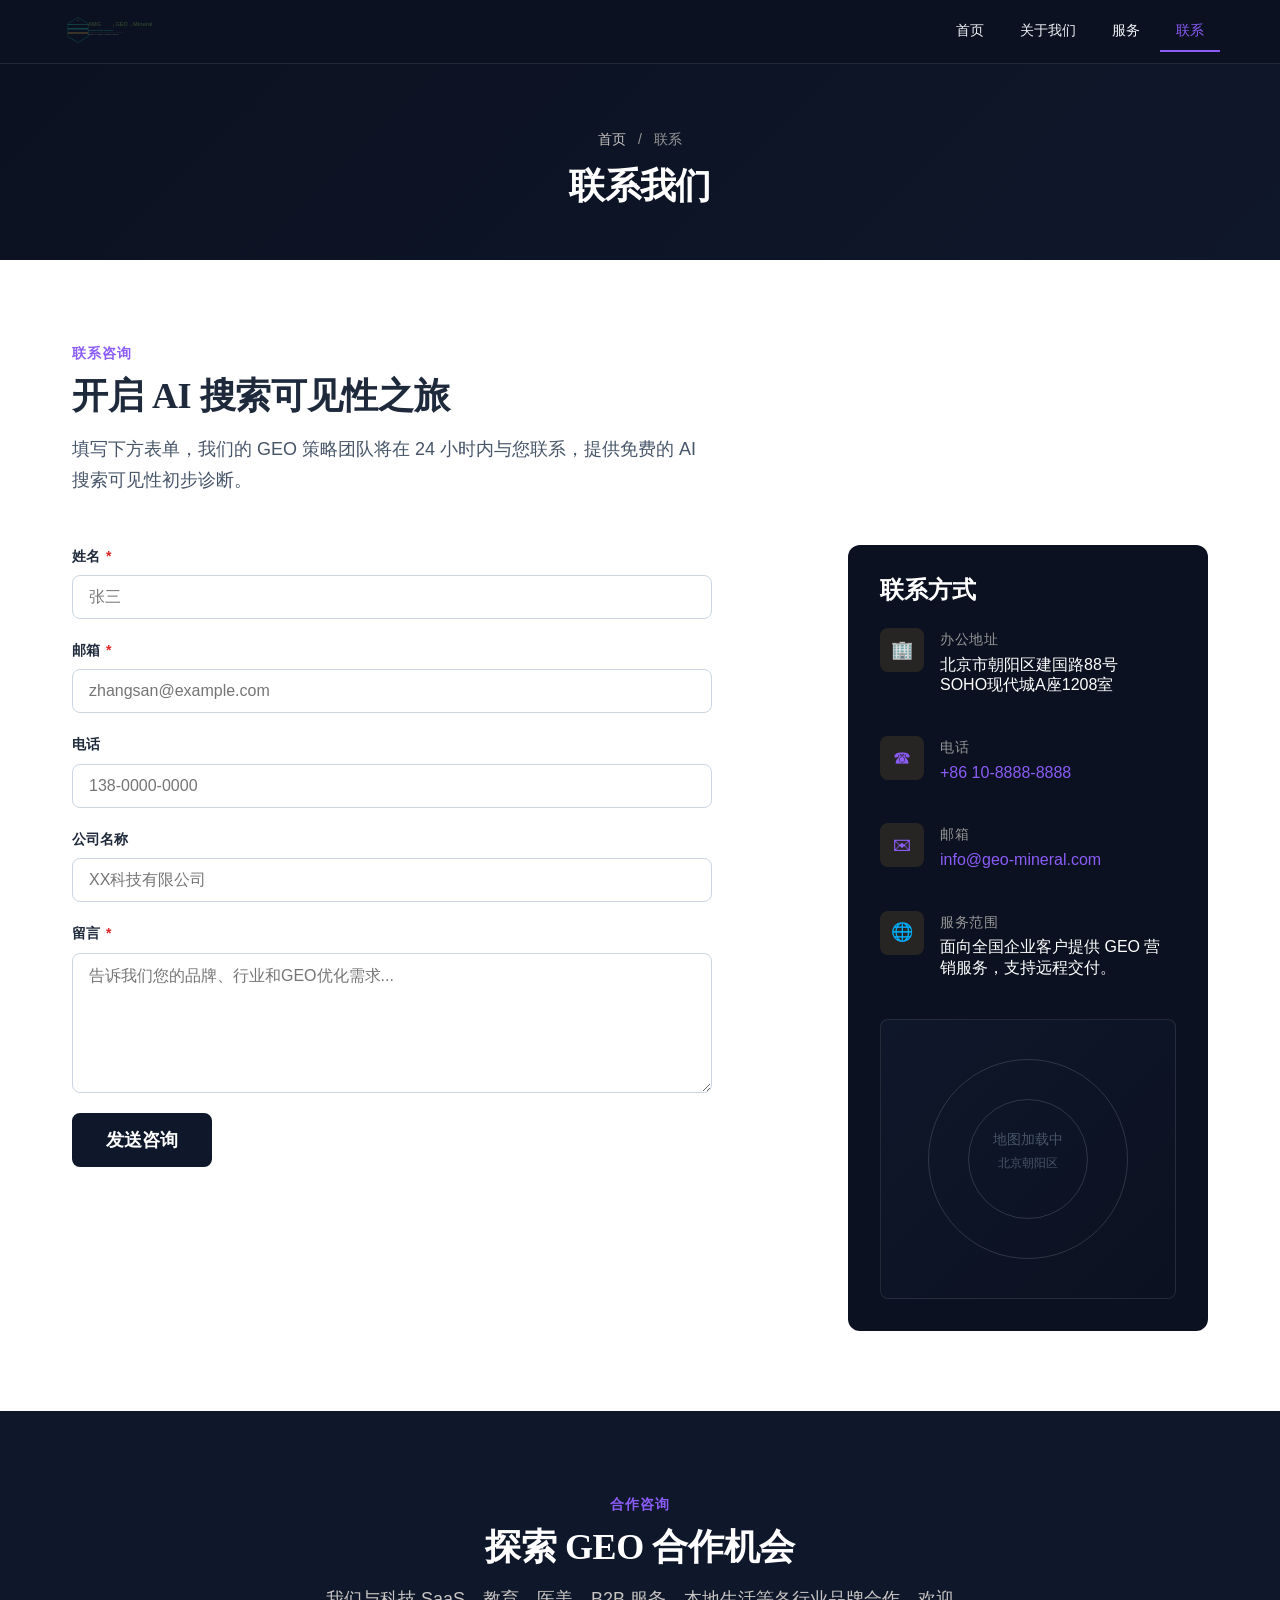
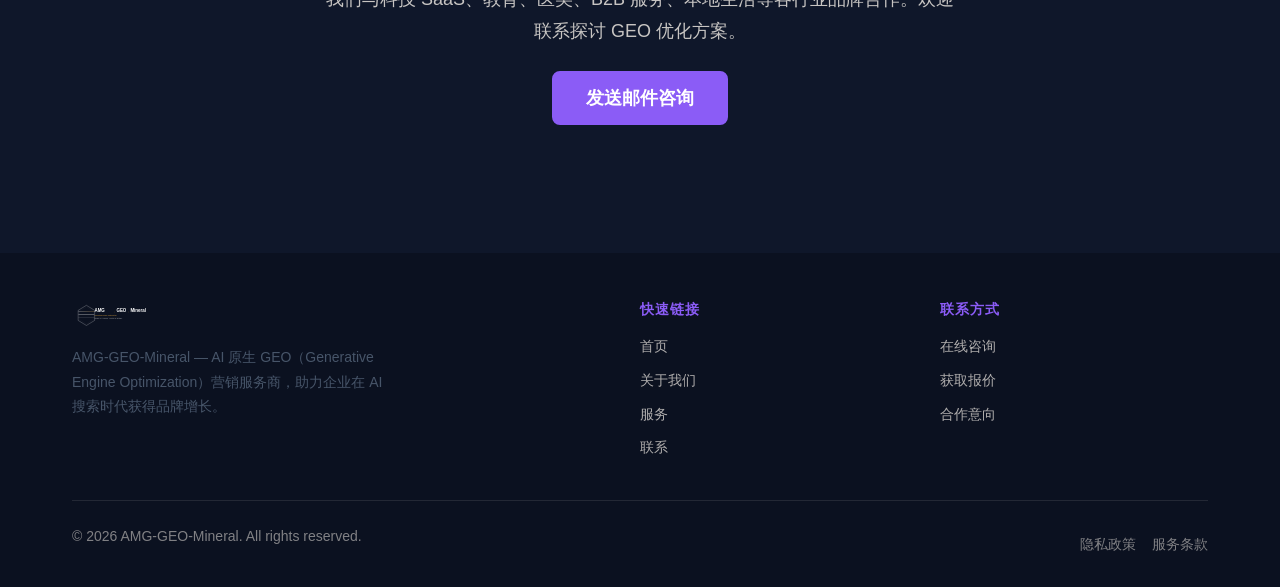
<file: pages/contact.html>
<!DOCTYPE html>
<html lang="zh-CN">
<head>
  <meta charset="UTF-8">
  <meta name="viewport" content="width=device-width, initial-scale=1.0">
  <meta name="description" content="联系 AMG-GEO-Mineral — AI原生GEO（生成式引擎优化）营销服务咨询。获取免费AI搜索可见性诊断。">
  <title>联系我们 — AMG-GEO-Mineral</title>
  <link rel="stylesheet" href="../assets/css/main.css">
  <link rel="icon" type="image/svg+xml" href="../assets/images/favicon.svg">
</head>
<body>

  <!-- ========== NAVIGATION ========== -->
  <header class="nav" role="banner">
    <nav class="nav__inner" aria-label="Main navigation">
      <a href="../index.html" class="nav__logo" aria-label="AMG-GEO-Mineral home">
        <img src="../assets/images/logo-wordmark.svg" alt="AMG-GEO-Mineral" class="nav__logo-img" width="1200" height="400">
      </a>
      <button class="nav__toggle" aria-expanded="false" aria-controls="nav-menu" aria-label="Toggle navigation menu">
        <span class="nav__toggle-bar"></span>
        <span class="nav__toggle-bar"></span>
        <span class="nav__toggle-bar"></span>
      </button>
      <ul id="nav-menu" class="nav__links" aria-hidden="true">
        <li><a href="../index.html" class="nav__link">首页</a></li>
        <li><a href="about.html" class="nav__link">关于我们</a></li>
        <li><a href="services.html" class="nav__link">服务</a></li>
        <li><a href="contact.html" class="nav__link nav__link--active">联系</a></li>
      </ul>
    </nav>
  </header>

  <main>
    <!-- ========== PAGE HEADER ========== -->
    <section class="page-header" aria-label="Page heading">
      <div class="container">
        <p class="page-header__breadcrumb">
          <a href="../index.html">首页</a>
          <span class="page-header__breadcrumb-sep" aria-hidden="true">/</span>
          联系
        </p>
        <h1 class="page-header__title">联系我们</h1>
      </div>
    </section>

    <!-- ========== CONTACT SECTION ========== -->
    <section class="section" aria-labelledby="contact-title">
      <div class="container">
        <div class="section__header section__header--left">
          <span class="section-label">联系咨询</span>
          <h2 id="contact-title" class="section__title">开启 AI 搜索可见性之旅</h2>
          <p class="section__subtitle">填写下方表单，我们的 GEO 策略团队将在 24 小时内与您联系，提供免费的 AI 搜索可见性初步诊断。</p>
        </div>

        <div class="contact-grid">
          <!-- Contact Form -->
          <div>
            <form class="form" novalidate aria-label="Contact form">
              <div class="form__group">
                <label for="form-name" class="form__label">
                  姓名 <span class="form__required" aria-hidden="true">*</span>
                </label>
                <input type="text" id="form-name" name="name" class="form__input" placeholder="张三" required autocomplete="name">
                <p class="form__error" id="form-name-error" role="alert"></p>
              </div>

              <div class="form__group">
                <label for="form-email" class="form__label">
                  邮箱 <span class="form__required" aria-hidden="true">*</span>
                </label>
                <input type="email" id="form-email" name="email" class="form__input" placeholder="zhangsan@example.com" required autocomplete="email">
                <p class="form__error" id="form-email-error" role="alert"></p>
              </div>

              <div class="form__group">
                <label for="form-phone" class="form__label">电话</label>
                <input type="tel" id="form-phone" name="phone" class="form__input" placeholder="138-0000-0000" autocomplete="tel">
                <p class="form__error" id="form-phone-error" role="alert"></p>
              </div>

              <div class="form__group">
                <label for="form-company" class="form__label">公司名称</label>
                <input type="text" id="form-company" name="company" class="form__input" placeholder="XX科技有限公司" autocomplete="organization">
                <p class="form__error" id="form-company-error" role="alert"></p>
              </div>

              <div class="form__group">
                <label for="form-message" class="form__label">
                  留言 <span class="form__required" aria-hidden="true">*</span>
                </label>
                <textarea id="form-message" name="message" class="form__textarea" placeholder="告诉我们您的品牌、行业和GEO优化需求..." required></textarea>
                <p class="form__error" id="form-message-error" role="alert"></p>
              </div>

              <button type="submit" class="btn btn--primary btn--large">发送咨询</button>
            </form>

            <!-- Success Message (hidden by default) -->
            <div id="form-success" class="form__success" role="status">
              <span class="form__success-icon" aria-hidden="true">&#x2714;</span>
              <h3 class="form__success-title">咨询已发送</h3>
              <p class="form__success-text">感谢您的关注。我们的 GEO 策略团队将在 24 小时内与您联系，安排免费 AI 搜索可见性诊断。</p>
            </div>
          </div>

          <!-- Contact Info Sidebar -->
          <aside class="contact-info" aria-label="Contact information">
            <h3 class="contact-info__title">联系方式</h3>

            <div class="contact-info__item">
              <div class="contact-info__icon" aria-hidden="true">&#x1F3E2;</div>
              <div>
                <p class="contact-info__label">办公地址</p>
                <p class="contact-info__value">
                  北京市朝阳区建国路88号<br>
                  SOHO现代城A座1208室
                </p>
              </div>
            </div>

            <div class="contact-info__item">
              <div class="contact-info__icon" aria-hidden="true">&#x260E;</div>
              <div>
                <p class="contact-info__label">电话</p>
                <p class="contact-info__value">
                  <a href="tel:+8610-8888-8888">+86 10-8888-8888</a>
                </p>
              </div>
            </div>

            <div class="contact-info__item">
              <div class="contact-info__icon" aria-hidden="true">&#x2709;</div>
              <div>
                <p class="contact-info__label">邮箱</p>
                <p class="contact-info__value">
                  <a href="mailto:info@geo-mineral.com">info@geo-mineral.com</a>
                </p>
              </div>
            </div>

            <div class="contact-info__item">
              <div class="contact-info__icon" aria-hidden="true">&#x1F310;</div>
              <div>
                <p class="contact-info__label">服务范围</p>
                <p class="contact-info__value">面向全国企业客户提供 GEO 营销服务，支持远程交付。</p>
              </div>
            </div>

            <!-- Map Placeholder -->
            <div class="contact-map" aria-label="Map showing AMG-GEO-Mineral office location">
              <div class="contact-map__lines" aria-hidden="true"></div>
              <p class="contact-map__text">
                地图加载中<br>
                <span style="font-size: var(--text-xs);">北京朝阳区</span>
              </p>
            </div>
          </aside>
        </div>
      </div>
    </section>

    <!-- ========== CTA ========== -->
    <section class="section section--green" aria-labelledby="contact-cta-title">
      <div class="container">
        <div class="section__header">
          <span class="section-label">合作咨询</span>
          <h2 id="contact-cta-title" class="section__title">探索 GEO 合作机会</h2>
          <p class="section__subtitle">我们与科技 SaaS、教育、医美、B2B 服务、本地生活等各行业品牌合作。欢迎联系探讨 GEO 优化方案。</p>
          <div style="margin-top: var(--space-6);">
            <a href="mailto:info@geo-mineral.com" class="btn btn--accent btn--large">发送邮件咨询</a>
          </div>
        </div>
      </div>
    </section>
  </main>

  <!-- ========== FOOTER ========== -->
  <footer class="footer" role="contentinfo">
    <div class="container">
      <div class="footer__grid">
        <div>
          <a href="../index.html" class="footer__brand" aria-label="AMG-GEO-Mineral home">
            <img src="../assets/images/logo-wordmark-reversed.svg" alt="AMG-GEO-Mineral" class="footer__brand-img" width="1200" height="400">
          </a>
          <p class="footer__about">AMG-GEO-Mineral — AI 原生 GEO（Generative Engine Optimization）营销服务商，助力企业在 AI 搜索时代获得品牌增长。</p>
        </div>
        <div>
          <h4 class="footer__heading">快速链接</h4>
          <ul class="footer__links">
            <li><a href="../index.html" class="footer__link">首页</a></li>
            <li><a href="about.html" class="footer__link">关于我们</a></li>
            <li><a href="services.html" class="footer__link">服务</a></li>
            <li><a href="contact.html" class="footer__link">联系</a></li>
          </ul>
        </div>
        <div>
          <h4 class="footer__heading">联系方式</h4>
          <ul class="footer__links">
            <li><a href="contact.html" class="footer__link">在线咨询</a></li>
            <li><a href="contact.html" class="footer__link">获取报价</a></li>
            <li><a href="contact.html" class="footer__link">合作意向</a></li>
          </ul>
        </div>
      </div>
      <div class="footer__bottom">
        <p class="footer__copyright">&copy; 2026 AMG-GEO-Mineral. All rights reserved.</p>
        <nav class="footer__legal" aria-label="Legal links">
          <a href="#" class="footer__legal-link">隐私政策</a>
          <a href="#" class="footer__legal-link">服务条款</a>
        </nav>
      </div>
    </div>
  </footer>

  <script src="../assets/js/main.js"></script>
</body>
</html>
</file>
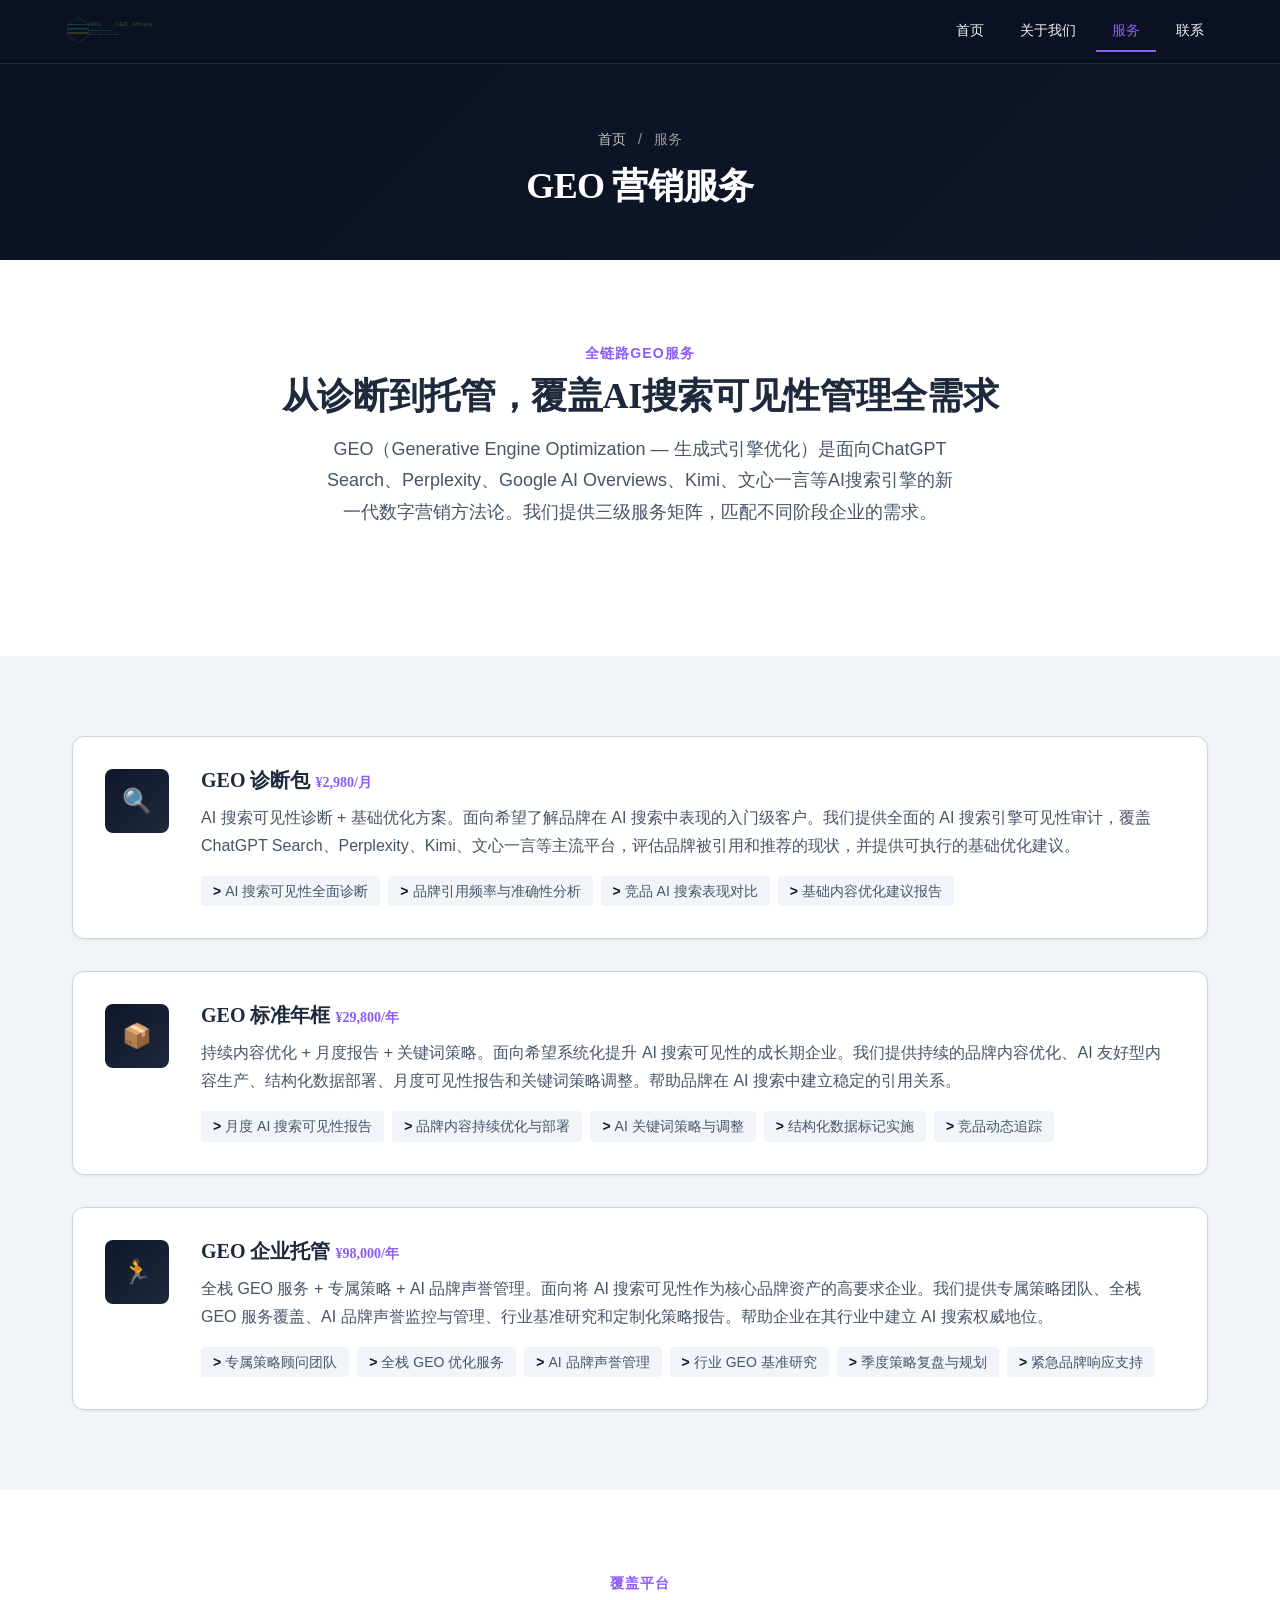
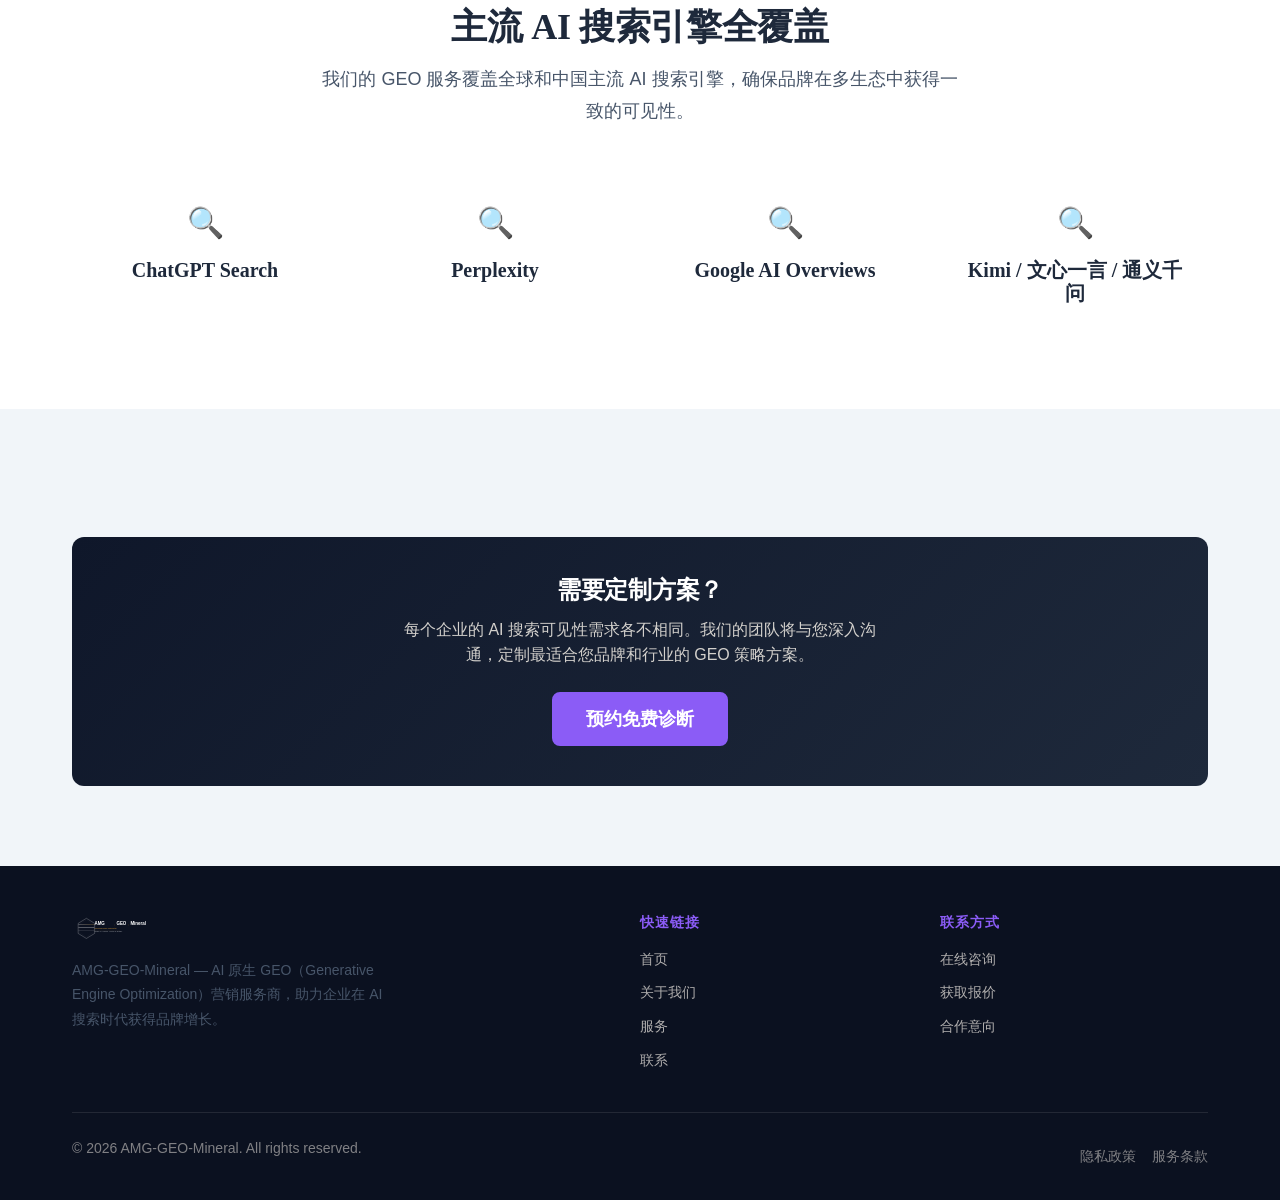
<file: pages/services.html>
<!DOCTYPE html>
<html lang="zh-CN">
<head>
  <meta charset="UTF-8">
  <meta name="viewport" content="width=device-width, initial-scale=1.0">
  <meta name="description" content="AMG-GEO-Mineral 服务 — GEO诊断包、GEO标准年框、GEO企业托管。AI搜索引擎可见性优化全链路解决方案。">
  <title>GEO营销服务 — AMG-GEO-Mineral</title>
  <link rel="stylesheet" href="../assets/css/main.css">
  <link rel="icon" type="image/svg+xml" href="../assets/images/favicon.svg">
</head>
<body>

  <!-- ========== NAVIGATION ========== -->
  <header class="nav" role="banner">
    <nav class="nav__inner" aria-label="Main navigation">
      <a href="../index.html" class="nav__logo" aria-label="AMG-GEO-Mineral home">
        <img src="../assets/images/logo-wordmark.svg" alt="AMG-GEO-Mineral" class="nav__logo-img" width="1200" height="400">
      </a>
      <button class="nav__toggle" aria-expanded="false" aria-controls="nav-menu" aria-label="Toggle navigation menu">
        <span class="nav__toggle-bar"></span>
        <span class="nav__toggle-bar"></span>
        <span class="nav__toggle-bar"></span>
      </button>
      <ul id="nav-menu" class="nav__links" aria-hidden="true">
        <li><a href="../index.html" class="nav__link">首页</a></li>
        <li><a href="about.html" class="nav__link">关于我们</a></li>
        <li><a href="services.html" class="nav__link nav__link--active">服务</a></li>
        <li><a href="contact.html" class="nav__link">联系</a></li>
      </ul>
    </nav>
  </header>

  <main>
    <!-- ========== PAGE HEADER ========== -->
    <section class="page-header" aria-label="Page heading">
      <div class="container">
        <p class="page-header__breadcrumb">
          <a href="../index.html">首页</a>
          <span class="page-header__breadcrumb-sep" aria-hidden="true">/</span>
          服务
        </p>
        <h1 class="page-header__title">GEO 营销服务</h1>
      </div>
    </section>

    <!-- ========== SERVICES INTRODUCTION ========== -->
    <section class="section" aria-labelledby="services-intro-title">
      <div class="container">
        <div class="section__header">
          <span class="section-label">全链路GEO服务</span>
          <h2 id="services-intro-title" class="section__title">从诊断到托管，覆盖AI搜索可见性管理全需求</h2>
          <p class="section__subtitle">GEO（Generative Engine Optimization — 生成式引擎优化）是面向ChatGPT Search、Perplexity、Google AI Overviews、Kimi、文心一言等AI搜索引擎的新一代数字营销方法论。我们提供三级服务矩阵，匹配不同阶段企业的需求。</p>
        </div>
      </div>
    </section>

    <!-- ========== SERVICE DETAILS ========== -->
    <section class="section section--cream" aria-label="Service catalog">
      <div class="container">
        <div class="service-detail">

          <!-- Service 1: GEO诊断包 -->
          <article class="service-detail__item">
            <div class="service-detail__icon" aria-hidden="true">&#x1F50D;</div>
            <div>
              <h3 class="service-detail__title">GEO 诊断包 <span style="font-size: var(--text-sm); color: var(--color-innovation-gold); font-weight: 600;">¥2,980/月</span></h3>
              <p class="service-detail__desc">AI 搜索可见性诊断 + 基础优化方案。面向希望了解品牌在 AI 搜索中表现的入门级客户。我们提供全面的 AI 搜索引擎可见性审计，覆盖 ChatGPT Search、Perplexity、Kimi、文心一言等主流平台，评估品牌被引用和推荐的现状，并提供可执行的基础优化建议。</p>
              <div class="service-detail__benefits">
                <span class="service-detail__benefit">AI 搜索可见性全面诊断</span>
                <span class="service-detail__benefit">品牌引用频率与准确性分析</span>
                <span class="service-detail__benefit">竞品 AI 搜索表现对比</span>
                <span class="service-detail__benefit">基础内容优化建议报告</span>
              </div>
            </div>
          </article>

          <!-- Service 2: GEO标准年框 -->
          <article class="service-detail__item">
            <div class="service-detail__icon" aria-hidden="true">&#x1F4E6;</div>
            <div>
              <h3 class="service-detail__title">GEO 标准年框 <span style="font-size: var(--text-sm); color: var(--color-innovation-gold); font-weight: 600;">¥29,800/年</span></h3>
              <p class="service-detail__desc">持续内容优化 + 月度报告 + 关键词策略。面向希望系统化提升 AI 搜索可见性的成长期企业。我们提供持续的品牌内容优化、AI 友好型内容生产、结构化数据部署、月度可见性报告和关键词策略调整。帮助品牌在 AI 搜索中建立稳定的引用关系。</p>
              <div class="service-detail__benefits">
                <span class="service-detail__benefit">月度 AI 搜索可见性报告</span>
                <span class="service-detail__benefit">品牌内容持续优化与部署</span>
                <span class="service-detail__benefit">AI 关键词策略与调整</span>
                <span class="service-detail__benefit">结构化数据标记实施</span>
                <span class="service-detail__benefit">竞品动态追踪</span>
              </div>
            </div>
          </article>

          <!-- Service 3: GEO企业托管 -->
          <article class="service-detail__item">
            <div class="service-detail__icon" aria-hidden="true">&#x1F3C3;</div>
            <div>
              <h3 class="service-detail__title">GEO 企业托管 <span style="font-size: var(--text-sm); color: var(--color-innovation-gold); font-weight: 600;">¥98,000/年</span></h3>
              <p class="service-detail__desc">全栈 GEO 服务 + 专属策略 + AI 品牌声誉管理。面向将 AI 搜索可见性作为核心品牌资产的高要求企业。我们提供专属策略团队、全栈 GEO 服务覆盖、AI 品牌声誉监控与管理、行业基准研究和定制化策略报告。帮助企业在其行业中建立 AI 搜索权威地位。</p>
              <div class="service-detail__benefits">
                <span class="service-detail__benefit">专属策略顾问团队</span>
                <span class="service-detail__benefit">全栈 GEO 优化服务</span>
                <span class="service-detail__benefit">AI 品牌声誉管理</span>
                <span class="service-detail__benefit">行业 GEO 基准研究</span>
                <span class="service-detail__benefit">季度策略复盘与规划</span>
                <span class="service-detail__benefit">紧急品牌响应支持</span>
              </div>
            </div>
          </article>

        </div>
      </div>
    </section>

    <!-- ========== COVERED PLATFORMS ========== -->
    <section class="section" aria-labelledby="platforms-title">
      <div class="container">
        <div class="section__header">
          <span class="section-label">覆盖平台</span>
          <h2 id="platforms-title" class="section__title">主流 AI 搜索引擎全覆盖</h2>
          <p class="section__subtitle">我们的 GEO 服务覆盖全球和中国主流 AI 搜索引擎，确保品牌在多生态中获得一致的可见性。</p>
        </div>
        <div class="grid grid--4" style="text-align: center;">
          <div style="padding: var(--space-6);">
            <div style="font-size: var(--text-3xl); margin-bottom: var(--space-3);">&#x1F50D;</div>
            <h4>ChatGPT Search</h4>
          </div>
          <div style="padding: var(--space-6);">
            <div style="font-size: var(--text-3xl); margin-bottom: var(--space-3);">&#x1F50D;</div>
            <h4>Perplexity</h4>
          </div>
          <div style="padding: var(--space-6);">
            <div style="font-size: var(--text-3xl); margin-bottom: var(--space-3);">&#x1F50D;</div>
            <h4>Google AI Overviews</h4>
          </div>
          <div style="padding: var(--space-6);">
            <div style="font-size: var(--text-3xl); margin-bottom: var(--space-3);">&#x1F50D;</div>
            <h4>Kimi / 文心一言 / 通义千问</h4>
          </div>
        </div>
      </div>
    </section>

    <!-- ========== CTA BANNER ========== -->
    <section class="section section--cream" aria-labelledby="service-cta-title">
      <div class="container">
        <div class="service-cta-banner">
          <h2 id="service-cta-title" class="service-cta-banner__title">需要定制方案？</h2>
          <p class="service-cta-banner__text">每个企业的 AI 搜索可见性需求各不相同。我们的团队将与您深入沟通，定制最适合您品牌和行业的 GEO 策略方案。</p>
          <a href="contact.html" class="btn btn--accent btn--large">预约免费诊断</a>
        </div>
      </div>
    </section>
  </main>

  <!-- ========== FOOTER ========== -->
  <footer class="footer" role="contentinfo">
    <div class="container">
      <div class="footer__grid">
        <div>
          <a href="../index.html" class="footer__brand" aria-label="AMG-GEO-Mineral home">
            <img src="../assets/images/logo-wordmark-reversed.svg" alt="AMG-GEO-Mineral" class="footer__brand-img" width="1200" height="400">
          </a>
          <p class="footer__about">AMG-GEO-Mineral — AI 原生 GEO（Generative Engine Optimization）营销服务商，助力企业在 AI 搜索时代获得品牌增长。</p>
        </div>
        <div>
          <h4 class="footer__heading">快速链接</h4>
          <ul class="footer__links">
            <li><a href="../index.html" class="footer__link">首页</a></li>
            <li><a href="about.html" class="footer__link">关于我们</a></li>
            <li><a href="services.html" class="footer__link">服务</a></li>
            <li><a href="contact.html" class="footer__link">联系</a></li>
          </ul>
        </div>
        <div>
          <h4 class="footer__heading">联系方式</h4>
          <ul class="footer__links">
            <li><a href="contact.html" class="footer__link">在线咨询</a></li>
            <li><a href="contact.html" class="footer__link">获取报价</a></li>
            <li><a href="contact.html" class="footer__link">合作意向</a></li>
          </ul>
        </div>
      </div>
      <div class="footer__bottom">
        <p class="footer__copyright">&copy; 2026 AMG-GEO-Mineral. All rights reserved.</p>
        <nav class="footer__legal" aria-label="Legal links">
          <a href="#" class="footer__legal-link">隐私政策</a>
          <a href="#" class="footer__legal-link">服务条款</a>
        </nav>
      </div>
    </div>
  </footer>

  <script src="../assets/js/main.js"></script>
</body>
</html>
</file>
<file: assets/css/main.css>
/* ============================================================
   AMG-GEO-Mineral -- Main Stylesheet
   AI-native GEO (Generative Engine Optimization) marketing
   ============================================================ */

/* ---------- Custom Properties ---------- */
:root {
  /* Brand Colors — GEO v2.0 (AI / Digital Marketing) */
  --color-deep-earth: #0F172A;
  --color-deep-earth-dark: #0B1120;
  --color-deep-earth-light: #1E293B;
  --color-ai-teal: #3B82F6;
  --color-ai-teal-light: #60A5FA;
  --color-ai-teal-dark: #2563EB;
  --color-innovation-gold: #8B5CF6;
  --color-innovation-gold-light: #A78BFA;
  --color-innovation-gold-dark: #7C3AED;
  --color-geode-white: #F1F5F9;
  --color-geode-white-dark: #E2E8F0;
  --color-white: #ffffff;

  /* Semantic Colors */
  --color-text-primary: #1E293B;
  --color-text-secondary: #475569;
  --color-text-on-dark: #F1F5F9;
  --color-text-muted: #94A3B8;
  --color-bg-primary: var(--color-white);
  --color-bg-secondary: var(--color-geode-white);
  --color-bg-dark: var(--color-deep-earth-dark);
  --color-bg-green: var(--color-deep-earth);
  --color-accent: var(--color-ai-teal);
  --color-accent-hover: var(--color-ai-teal-light);
  --color-border: #CBD5E1;
  --color-success: #059669;
  --color-error: #DC2626;

  /* Typography — Brand: IBM Plex Sans (body), Crimson Pro (headlines), IBM Plex Mono (data) */
  --font-heading: 'Crimson Pro', Georgia, 'Times New Roman', serif;
  --font-body: 'IBM Plex Sans', -apple-system, BlinkMacSystemFont, 'Segoe UI', Roboto,
    Oxygen-Sans, Ubuntu, Cantarell, 'Helvetica Neue', sans-serif;
  --font-mono: 'IBM Plex Mono', 'SFMono-Regular', Consolas, 'Liberation Mono', Menlo, monospace;

  --text-xs: 0.75rem;
  --text-sm: 0.875rem;
  --text-base: 1rem;
  --text-lg: 1.125rem;
  --text-xl: 1.25rem;
  --text-2xl: 1.5rem;
  --text-3xl: 1.875rem;
  --text-4xl: 2.25rem;
  --text-5xl: 3rem;
  --text-6xl: 3.75rem;

  --leading-tight: 1.15;
  --leading-snug: 1.3;
  --leading-normal: 1.6;
  --leading-relaxed: 1.75;

  /* Spacing */
  --space-1: 0.25rem;
  --space-2: 0.5rem;
  --space-3: 0.75rem;
  --space-4: 1rem;
  --space-5: 1.25rem;
  --space-6: 1.5rem;
  --space-8: 2rem;
  --space-10: 2.5rem;
  --space-12: 3rem;
  --space-16: 4rem;
  --space-20: 5rem;
  --space-24: 6rem;

  /* Layout */
  --max-width: 1200px;
  --nav-height: 4rem;

  /* Borders & Shadows */
  --radius-sm: 4px;
  --radius-md: 8px;
  --radius-lg: 12px;
  --shadow-sm: 0 1px 3px rgba(30, 43, 31, 0.08);
  --shadow-md: 0 4px 12px rgba(30, 43, 31, 0.12);
  --shadow-lg: 0 8px 30px rgba(30, 43, 31, 0.15);

  /* Transitions */
  --transition-fast: 150ms ease;
  --transition-base: 250ms ease;
  --transition-slow: 400ms ease;
}

/* ---------- Reset & Base ---------- */
*,
*::before,
*::after {
  box-sizing: border-box;
  margin: 0;
  padding: 0;
}

html {
  scroll-behavior: smooth;
  -webkit-text-size-adjust: 100%;
}

body {
  font-family: var(--font-body);
  font-size: var(--text-base);
  line-height: var(--leading-normal);
  color: var(--color-text-primary);
  background-color: var(--color-bg-primary);
  -webkit-font-smoothing: antialiased;
  -moz-osx-font-smoothing: grayscale;
}

img {
  max-width: 100%;
  height: auto;
  display: block;
}

a {
  color: var(--color-deep-earth);
  text-decoration: none;
  transition: color var(--transition-fast);
}

a:hover {
  color: var(--color-innovation-gold);
}

a:focus-visible,
button:focus-visible,
input:focus-visible,
textarea:focus-visible,
select:focus-visible {
  outline: 2px solid var(--color-innovation-gold);
  outline-offset: 2px;
}

ul, ol {
  list-style: none;
}

/* ---------- Typography ---------- */
h1, h2, h3, h4, h5, h6 {
  font-family: var(--font-heading);
  font-weight: 700;
  line-height: var(--leading-tight);
  color: var(--color-text-primary);
}

h1 {
  font-size: var(--text-4xl);
  letter-spacing: -0.02em;
}

h2 {
  font-size: var(--text-3xl);
  letter-spacing: -0.01em;
}

h3 {
  font-size: var(--text-2xl);
}

h4 {
  font-size: var(--text-xl);
}

p {
  margin-bottom: var(--space-4);
  color: var(--color-text-secondary);
}

.section-label {
  display: inline-block;
  font-family: var(--font-body);
  font-size: var(--text-sm);
  font-weight: 600;
  text-transform: uppercase;
  letter-spacing: 0.08em;
  color: var(--color-innovation-gold);
  margin-bottom: var(--space-3);
}

/* ---------- Container ---------- */
.container {
  width: 100%;
  max-width: var(--max-width);
  margin: 0 auto;
  padding: 0 var(--space-5);
}

@media (min-width: 768px) {
  .container {
    padding: 0 var(--space-8);
  }
}

/* ---------- Buttons ---------- */
.btn {
  display: inline-flex;
  align-items: center;
  justify-content: center;
  gap: var(--space-2);
  font-family: var(--font-body);
  font-size: var(--text-base);
  font-weight: 600;
  line-height: 1;
  padding: var(--space-3) var(--space-6);
  border: 2px solid transparent;
  border-radius: var(--radius-md);
  cursor: pointer;
  transition: all var(--transition-base);
  text-align: center;
  white-space: nowrap;
}

.btn:focus-visible {
  outline: 2px solid var(--color-innovation-gold);
  outline-offset: 2px;
}

.btn--primary {
  background-color: var(--color-deep-earth);
  color: var(--color-white);
  border-color: var(--color-deep-earth);
}

.btn--primary:hover,
.btn--primary:focus-visible {
  background-color: var(--color-deep-earth-light);
  border-color: var(--color-deep-earth-light);
  color: var(--color-white);
  transform: translateY(-1px);
  box-shadow: var(--shadow-md);
}

.btn--secondary {
  background-color: transparent;
  color: var(--color-deep-earth);
  border-color: var(--color-deep-earth);
}

.btn--secondary:hover,
.btn--secondary:focus-visible {
  background-color: var(--color-deep-earth);
  color: var(--color-white);
  transform: translateY(-1px);
}

.btn--accent {
  background-color: var(--color-innovation-gold);
  color: var(--color-white);
  border-color: var(--color-innovation-gold);
}

.btn--accent:hover,
.btn--accent:focus-visible {
  background-color: var(--color-innovation-gold-dark);
  border-color: var(--color-innovation-gold-dark);
  color: var(--color-white);
  transform: translateY(-1px);
  box-shadow: var(--shadow-md);
}

.btn--light {
  background-color: var(--color-white);
  color: var(--color-deep-earth);
  border-color: var(--color-white);
}

.btn--light:hover,
.btn--light:focus-visible {
  background-color: var(--color-geode-white);
  border-color: var(--color-geode-white);
  transform: translateY(-1px);
}

.btn--large {
  padding: var(--space-4) var(--space-8);
  font-size: var(--text-lg);
}

/* ---------- Navigation ---------- */
.nav {
  position: sticky;
  top: 0;
  z-index: 1000;
  background-color: var(--color-bg-dark);
  border-bottom: 1px solid rgba(245, 240, 232, 0.1);
  height: var(--nav-height);
}

.nav__inner {
  display: flex;
  align-items: center;
  justify-content: space-between;
  height: 100%;
  max-width: var(--max-width);
  margin: 0 auto;
  padding: 0 var(--space-5);
}

.nav__logo {
  display: flex;
  align-items: center;
  text-decoration: none;
}

.nav__logo-img {
  display: block;
  height: 40px;
  width: auto;
}

.nav__toggle {
  display: flex;
  flex-direction: column;
  justify-content: center;
  align-items: center;
  width: 44px;
  height: 44px;
  background: none;
  border: none;
  cursor: pointer;
  padding: var(--space-2);
  border-radius: var(--radius-sm);
  color: var(--color-geode-white);
}

.nav__toggle:hover {
  background-color: rgba(255, 255, 255, 0.1);
}

.nav__toggle-bar {
  display: block;
  width: 24px;
  height: 2px;
  background-color: var(--color-geode-white);
  transition: all var(--transition-base);
  border-radius: 1px;
}

.nav__toggle-bar + .nav__toggle-bar {
  margin-top: 6px;
}

.nav__toggle[aria-expanded="true"] .nav__toggle-bar:nth-child(1) {
  transform: rotate(45deg) translate(5px, 6px);
}

.nav__toggle[aria-expanded="true"] .nav__toggle-bar:nth-child(2) {
  opacity: 0;
}

.nav__toggle[aria-expanded="true"] .nav__toggle-bar:nth-child(3) {
  transform: rotate(-45deg) translate(5px, -6px);
}

.nav__links {
  display: none;
  position: absolute;
  top: var(--nav-height);
  left: 0;
  right: 0;
  background-color: var(--color-bg-dark);
  flex-direction: column;
  padding: var(--space-4) 0;
  border-bottom: 1px solid rgba(245, 240, 232, 0.1);
}

.nav__links[aria-hidden="false"] {
  display: flex;
}

.nav__link {
  display: block;
  padding: var(--space-3) var(--space-5);
  font-size: var(--text-base);
  font-weight: 500;
  color: var(--color-geode-white);
  transition: all var(--transition-fast);
  border-left: 3px solid transparent;
}

.nav__link:hover,
.nav__link:focus-visible {
  color: var(--color-innovation-gold);
  background-color: rgba(255, 255, 255, 0.05);
}

.nav__link--active {
  color: var(--color-innovation-gold);
  border-left-color: var(--color-innovation-gold);
}

@media (min-width: 768px) {
  .nav__toggle {
    display: none;
  }

  .nav__links {
    display: flex;
    position: static;
    flex-direction: row;
    align-items: center;
    padding: 0;
    background-color: transparent;
    border-bottom: none;
    gap: var(--space-1);
  }

  .nav__link {
    padding: var(--space-2) var(--space-4);
    border-left: none;
    border-bottom: 2px solid transparent;
    font-size: var(--text-sm);
  }

  .nav__link--active {
    border-left-color: transparent;
    border-bottom-color: var(--color-innovation-gold);
  }
}

/* ---------- Hero Section ---------- */
.hero {
  position: relative;
  background: linear-gradient(135deg, var(--color-deep-earth-dark) 0%, var(--color-deep-earth) 50%, var(--color-deep-earth) 100%);
  color: var(--color-geode-white);
  padding: var(--space-16) 0 var(--space-12);
  overflow: hidden;
  min-height: 70vh;
  display: flex;
  align-items: center;
}

.hero::before {
  content: '';
  position: absolute;
  inset: 0;
  background:
    radial-gradient(ellipse at 20% 80%, rgba(201, 149, 60, 0.08) 0%, transparent 50%),
    radial-gradient(ellipse at 80% 20%, rgba(44, 62, 45, 0.3) 0%, transparent 50%);
  pointer-events: none;
}

.hero__pattern {
  position: absolute;
  inset: 0;
  opacity: 0.03;
  background-image:
    repeating-linear-gradient(
      45deg,
      transparent,
      transparent 40px,
      rgba(245, 240, 232, 0.5) 40px,
      rgba(245, 240, 232, 0.5) 41px
    ),
    repeating-linear-gradient(
      -45deg,
      transparent,
      transparent 40px,
      rgba(245, 240, 232, 0.5) 40px,
      rgba(245, 240, 232, 0.5) 41px
    );
  pointer-events: none;
}

.hero .container {
  position: relative;
  z-index: 1;
}

.hero__content {
  max-width: 720px;
}

.hero__tagline {
  font-family: var(--font-heading);
  font-size: var(--text-4xl);
  font-weight: 700;
  color: var(--color-white);
  line-height: var(--leading-tight);
  margin-bottom: var(--space-6);
}

.hero__subtitle {
  font-size: var(--text-lg);
  color: rgba(245, 240, 232, 0.85);
  line-height: var(--leading-relaxed);
  margin-bottom: var(--space-8);
  max-width: 600px;
}

.hero__actions {
  display: flex;
  flex-wrap: wrap;
  gap: var(--space-4);
}

@media (min-width: 768px) {
  .hero {
    padding: var(--space-24) 0 var(--space-20);
    min-height: 60vh;
  }

  .hero__tagline {
    font-size: var(--text-5xl);
  }

  .hero__subtitle {
    font-size: var(--text-xl);
  }
}

@media (min-width: 1024px) {
  .hero__tagline {
    font-size: var(--text-6xl);
  }
}

/* ---------- Section Shared ---------- */
.section {
  padding: var(--space-16) 0;
}

.section--dark {
  background-color: var(--color-bg-dark);
  color: var(--color-geode-white);
}

.section--green {
  background-color: var(--color-bg-green);
  color: var(--color-geode-white);
}

.section--cream {
  background-color: var(--color-bg-secondary);
}

.section__header {
  text-align: center;
  margin-bottom: var(--space-12);
}

.section__header--left {
  text-align: left;
}

.section__header--left .section__subtitle {
  margin-left: 0;
}

.section__title {
  font-size: var(--text-3xl);
  margin-bottom: var(--space-4);
}

.section--dark .section__title,
.section--green .section__title {
  color: var(--color-white);
}

.section--dark .section__subtitle,
.section--green .section__subtitle {
  color: rgba(245, 240, 232, 0.8);
}

.section__subtitle {
  font-size: var(--text-lg);
  color: var(--color-text-secondary);
  max-width: 640px;
  margin: 0 auto;
  line-height: var(--leading-relaxed);
}

@media (min-width: 768px) {
  .section {
    padding: var(--space-20) 0;
  }

  .section__title {
    font-size: var(--text-4xl);
  }
}

/* ---------- Grid Layouts ---------- */
.grid {
  display: grid;
  gap: var(--space-6);
}

.grid--2 {
  grid-template-columns: 1fr;
}

.grid--3 {
  grid-template-columns: 1fr;
}

.grid--4 {
  grid-template-columns: 1fr;
}

@media (min-width: 768px) {
  .grid--2 {
    grid-template-columns: repeat(2, 1fr);
  }

  .grid--3 {
    grid-template-columns: repeat(2, 1fr);
  }
}

@media (min-width: 1024px) {
  .grid--3 {
    grid-template-columns: repeat(3, 1fr);
  }

  .grid--4 {
    grid-template-columns: repeat(4, 1fr);
  }
}

/* ---------- Cards ---------- */
.card {
  background-color: var(--color-white);
  border-radius: var(--radius-lg);
  padding: var(--space-8);
  box-shadow: var(--shadow-sm);
  transition: all var(--transition-base);
  border: 1px solid var(--color-border);
}

.card:hover {
  transform: translateY(-4px);
  box-shadow: var(--shadow-lg);
  border-color: var(--color-innovation-gold);
}

.card--dark {
  background-color: rgba(255, 255, 255, 0.05);
  border-color: rgba(245, 240, 232, 0.15);
  color: var(--color-geode-white);
}

.card--dark:hover {
  border-color: var(--color-innovation-gold);
  background-color: rgba(255, 255, 255, 0.08);
}

.card--dark .card__title,
.card--dark .card__text {
  color: var(--color-geode-white);
}

.card--dark .card__text {
  color: rgba(245, 240, 232, 0.8);
}

.card__icon {
  display: flex;
  align-items: center;
  justify-content: center;
  width: 56px;
  height: 56px;
  border-radius: var(--radius-md);
  background-color: var(--color-geode-white);
  margin-bottom: var(--space-5);
  font-size: var(--text-2xl);
  color: var(--color-deep-earth);
}

.card--dark .card__icon {
  background-color: rgba(201, 149, 60, 0.15);
  color: var(--color-innovation-gold);
}

.card__title {
  font-size: var(--text-xl);
  margin-bottom: var(--space-3);
}

.card__text {
  font-size: var(--text-base);
  color: var(--color-text-secondary);
  line-height: var(--leading-relaxed);
  margin-bottom: 0;
}

.card__link {
  display: inline-flex;
  align-items: center;
  gap: var(--space-2);
  margin-top: var(--space-4);
  font-weight: 600;
  font-size: var(--text-sm);
  color: var(--color-deep-earth);
  transition: all var(--transition-fast);
}

.card__link:hover {
  color: var(--color-innovation-gold);
  gap: var(--space-3);
}

.card__link-arrow {
  transition: transform var(--transition-fast);
}

.card__link:hover .card__link-arrow {
  transform: translateX(4px);
}

.card--dark .card__link {
  color: var(--color-innovation-gold);
}

/* ---------- Stats Section ---------- */
.stats {
  display: grid;
  grid-template-columns: repeat(2, 1fr);
  gap: var(--space-6);
}

.stats__item {
  text-align: center;
  padding: var(--space-6);
}

.stats__number {
  font-family: var(--font-heading);
  font-size: var(--text-5xl);
  font-weight: 700;
  color: var(--color-innovation-gold);
  line-height: 1;
  margin-bottom: var(--space-2);
}

.stats__label {
  font-size: var(--text-sm);
  color: rgba(245, 240, 232, 0.8);
  text-transform: uppercase;
  letter-spacing: 0.05em;
}

@media (min-width: 768px) {
  .stats {
    grid-template-columns: repeat(4, 1fr);
  }

  .stats__number {
    font-size: var(--text-6xl);
  }
}

/* ---------- Value Proposition (Pillars) ---------- */
.pillar {
  text-align: center;
  padding: var(--space-8);
}

.pillar__graphic {
  width: 80px;
  height: 80px;
  margin: 0 auto var(--space-6);
  border-radius: 50%;
  display: flex;
  align-items: center;
  justify-content: center;
  font-size: var(--text-3xl);
  background: linear-gradient(135deg, var(--color-deep-earth), var(--color-deep-earth-light));
  color: var(--color-white);
}

.pillar__title {
  font-size: var(--text-xl);
  margin-bottom: var(--space-3);
}

.pillar__text {
  font-size: var(--text-base);
  color: var(--color-text-secondary);
  line-height: var(--leading-relaxed);
  max-width: 320px;
  margin: 0 auto;
}

/* ---------- Services Detail ---------- */
.service-detail {
  display: grid;
  grid-template-columns: 1fr;
  gap: var(--space-8);
}

.service-detail__item {
  display: grid;
  grid-template-columns: 1fr;
  gap: var(--space-6);
  padding: var(--space-8);
  background-color: var(--color-white);
  border-radius: var(--radius-lg);
  box-shadow: var(--shadow-sm);
  border: 1px solid var(--color-border);
  transition: all var(--transition-base);
}

.service-detail__item:hover {
  box-shadow: var(--shadow-md);
  border-color: var(--color-innovation-gold);
}

.service-detail__icon {
  display: flex;
  align-items: center;
  justify-content: center;
  width: 64px;
  height: 64px;
  border-radius: var(--radius-md);
  background: linear-gradient(135deg, var(--color-deep-earth), var(--color-deep-earth-light));
  color: var(--color-white);
  font-size: var(--text-2xl);
}

.service-detail__title {
  font-size: var(--text-xl);
  margin-bottom: var(--space-3);
}

.service-detail__desc {
  color: var(--color-text-secondary);
  line-height: var(--leading-relaxed);
  margin-bottom: var(--space-4);
}

.service-detail__benefits {
  display: flex;
  flex-wrap: wrap;
  gap: var(--space-2);
}

.service-detail__benefit {
  display: inline-flex;
  align-items: center;
  gap: var(--space-1);
  font-size: var(--text-sm);
  padding: var(--space-1) var(--space-3);
  background-color: var(--color-geode-white);
  border-radius: var(--radius-sm);
  color: var(--color-text-secondary);
}

.service-detail__benefit::before {
  content: '>';
  color: var(--color-deep-earth);
  font-weight: 700;
}

@media (min-width: 768px) {
  .service-detail__item {
    grid-template-columns: auto 1fr;
    gap: var(--space-8);
  }
}

/* ---------- CTA Section ---------- */
.cta {
  text-align: center;
  padding: var(--space-16) 0;
  background: linear-gradient(135deg, var(--color-deep-earth) 0%, var(--color-deep-earth-light) 100%);
}

.cta__title {
  font-size: var(--text-3xl);
  color: var(--color-white);
  margin-bottom: var(--space-4);
}

.cta__text {
  font-size: var(--text-lg);
  color: rgba(245, 240, 232, 0.85);
  max-width: 600px;
  margin: 0 auto var(--space-8);
  line-height: var(--leading-relaxed);
}

.cta__actions {
  display: flex;
  flex-wrap: wrap;
  gap: var(--space-4);
  justify-content: center;
}

@media (min-width: 768px) {
  .cta {
    padding: var(--space-20) 0;
  }

  .cta__title {
    font-size: var(--text-4xl);
  }
}

/* ---------- Forms ---------- */
.form {
  max-width: 640px;
}

.form__group {
  margin-bottom: var(--space-5);
}

.form__label {
  display: block;
  font-size: var(--text-sm);
  font-weight: 600;
  color: var(--color-text-primary);
  margin-bottom: var(--space-2);
}

.form__label .form__required {
  color: var(--color-error);
  margin-left: 2px;
}

.form__input,
.form__textarea,
.form__select {
  display: block;
  width: 100%;
  padding: var(--space-3) var(--space-4);
  font-family: var(--font-body);
  font-size: var(--text-base);
  color: var(--color-text-primary);
  background-color: var(--color-white);
  border: 1px solid var(--color-border);
  border-radius: var(--radius-md);
  transition: all var(--transition-fast);
  -webkit-appearance: none;
  appearance: none;
}

.form__input:hover,
.form__textarea:hover,
.form__select:hover {
  border-color: var(--color-text-muted);
}

.form__input:focus,
.form__textarea:focus,
.form__select:focus {
  border-color: var(--color-deep-earth);
  box-shadow: 0 0 0 3px rgba(44, 62, 45, 0.1);
  outline: none;
}

.form__input--error,
.form__textarea--error {
  border-color: var(--color-error);
  box-shadow: 0 0 0 3px rgba(198, 40, 40, 0.1);
}

.form__input--error:focus,
.form__textarea--error:focus {
  border-color: var(--color-error);
  box-shadow: 0 0 0 3px rgba(198, 40, 40, 0.1);
}

.form__input--success,
.form__textarea--success {
  border-color: var(--color-success);
  box-shadow: 0 0 0 3px rgba(46, 125, 50, 0.1);
}

.form__textarea {
  min-height: 140px;
  resize: vertical;
}

.form__error {
  display: none;
  font-size: var(--text-sm);
  color: var(--color-error);
  margin-top: var(--space-1);
}

.form__error--visible {
  display: block;
}

.form__success {
  display: none;
  text-align: center;
  padding: var(--space-12);
  background-color: var(--color-geode-white);
  border-radius: var(--radius-lg);
  border: 1px solid var(--color-border);
}

.form__success--visible {
  display: block;
}

.form__success-icon {
  font-size: var(--text-5xl);
  margin-bottom: var(--space-4);
  display: block;
}

.form__success-title {
  font-size: var(--text-2xl);
  margin-bottom: var(--space-3);
}

.form__success-text {
  color: var(--color-text-secondary);
  margin-bottom: 0;
}

/* ---------- Contact Page Specific ---------- */
.contact-grid {
  display: grid;
  grid-template-columns: 1fr;
  gap: var(--space-10);
}

.contact-info {
  padding: var(--space-8);
  background-color: var(--color-bg-dark);
  border-radius: var(--radius-lg);
  color: var(--color-geode-white);
}

.contact-info__title {
  font-size: var(--text-2xl);
  color: var(--color-white);
  margin-bottom: var(--space-6);
}

.contact-info__item {
  display: flex;
  gap: var(--space-4);
  margin-bottom: var(--space-6);
}

.contact-info__icon {
  flex-shrink: 0;
  width: 44px;
  height: 44px;
  display: flex;
  align-items: center;
  justify-content: center;
  background-color: rgba(201, 149, 60, 0.15);
  border-radius: var(--radius-md);
  color: var(--color-innovation-gold);
  font-size: var(--text-lg);
}

.contact-info__label {
  font-size: var(--text-sm);
  color: rgba(245, 240, 232, 0.6);
  text-transform: uppercase;
  letter-spacing: 0.05em;
  margin-bottom: var(--space-1);
}

.contact-info__value {
  color: var(--color-white);
  line-height: var(--leading-snug);
}

.contact-info__value a {
  color: var(--color-innovation-gold);
}

.contact-info__value a:hover {
  color: var(--color-innovation-gold-light);
}

.contact-map {
  width: 100%;
  height: 280px;
  border-radius: var(--radius-md);
  background: linear-gradient(135deg, var(--color-deep-earth) 0%, var(--color-deep-earth-dark) 100%);
  display: flex;
  align-items: center;
  justify-content: center;
  color: rgba(245, 240, 232, 0.5);
  font-family: var(--font-body);
  font-size: var(--text-sm);
  overflow: hidden;
  position: relative;
  border: 1px solid rgba(245, 240, 232, 0.1);
  margin-top: var(--space-6);
}

.contact-map__lines {
  position: absolute;
  inset: 0;
  opacity: 0.15;
}

.contact-map__lines::before,
.contact-map__lines::after {
  content: '';
  position: absolute;
  border: 1px solid var(--color-geode-white);
  border-radius: 50%;
}

.contact-map__lines::before {
  width: 120px;
  height: 120px;
  top: 50%;
  left: 50%;
  transform: translate(-50%, -50%);
}

.contact-map__lines::after {
  width: 200px;
  height: 200px;
  top: 50%;
  left: 50%;
  transform: translate(-50%, -50%);
}

.contact-map__text {
  position: relative;
  z-index: 1;
  text-align: center;
}

@media (min-width: 768px) {
  .contact-grid {
    grid-template-columns: 1fr 360px;
  }
}

/* ---------- Footer ---------- */
.footer {
  background-color: var(--color-bg-dark);
  color: rgba(245, 240, 232, 0.7);
  padding: var(--space-12) 0 0;
}

.footer__grid {
  display: grid;
  grid-template-columns: 1fr;
  gap: var(--space-8);
  padding-bottom: var(--space-10);
  border-bottom: 1px solid rgba(245, 240, 232, 0.1);
}

.footer__brand {
  display: block;
  margin-bottom: var(--space-3);
  text-decoration: none;
}

.footer__brand-img {
  display: block;
  height: 32px;
  width: auto;
}

.footer__about {
  font-size: var(--text-sm);
  line-height: var(--leading-relaxed);
  max-width: 320px;
}

.footer__heading {
  font-family: var(--font-body);
  font-size: var(--text-sm);
  font-weight: 600;
  text-transform: uppercase;
  letter-spacing: 0.08em;
  color: var(--color-innovation-gold);
  margin-bottom: var(--space-4);
}

.footer__links {
  display: flex;
  flex-direction: column;
  gap: var(--space-2);
}

.footer__link {
  font-size: var(--text-sm);
  color: rgba(245, 240, 232, 0.7);
  transition: all var(--transition-fast);
}

.footer__link:hover {
  color: var(--color-innovation-gold);
  padding-left: var(--space-1);
}

.footer__bottom {
  padding: var(--space-6) 0;
  display: flex;
  flex-direction: column;
  align-items: center;
  gap: var(--space-3);
  text-align: center;
}

.footer__copyright {
  font-size: var(--text-sm);
  color: rgba(245, 240, 232, 0.5);
}

.footer__legal {
  display: flex;
  gap: var(--space-4);
}

.footer__legal-link {
  font-size: var(--text-sm);
  color: rgba(245, 240, 232, 0.5);
}

.footer__legal-link:hover {
  color: var(--color-innovation-gold);
}

@media (min-width: 768px) {
  .footer__grid {
    grid-template-columns: 2fr 1fr 1fr;
  }

  .footer__bottom {
    flex-direction: row;
    justify-content: space-between;
    text-align: left;
  }
}

/* ---------- Page Header (inner pages) ---------- */
.page-header {
  padding: var(--space-12) 0 var(--space-8);
  background: linear-gradient(135deg, var(--color-deep-earth-dark) 0%, var(--color-deep-earth) 100%);
  text-align: center;
}

.page-header__title {
  font-size: var(--text-3xl);
  color: var(--color-white);
  margin-bottom: var(--space-3);
}

.page-header__breadcrumb {
  font-size: var(--text-sm);
  color: rgba(245, 240, 232, 0.6);
}

.page-header__breadcrumb a {
  color: rgba(245, 240, 232, 0.8);
}

.page-header__breadcrumb a:hover {
  color: var(--color-innovation-gold);
}

.page-header__breadcrumb-sep {
  margin: 0 var(--space-2);
}

@media (min-width: 768px) {
  .page-header {
    padding: var(--space-16) 0 var(--space-10);
  }

  .page-header__title {
    font-size: var(--text-4xl);
  }
}

/* ---------- Featured Services Preview ---------- */
.featured-services {
  display: grid;
  grid-template-columns: 1fr;
  gap: var(--space-6);
}

@media (min-width: 768px) {
  .featured-services {
    grid-template-columns: repeat(3, 1fr);
  }
}

/* ---------- Service CTA Banner ---------- */
.service-cta-banner {
  background: linear-gradient(135deg, var(--color-deep-earth) 0%, var(--color-deep-earth-light) 100%);
  border-radius: var(--radius-lg);
  padding: var(--space-10);
  text-align: center;
  margin-top: var(--space-12);
}

.service-cta-banner__title {
  font-size: var(--text-2xl);
  color: var(--color-white);
  margin-bottom: var(--space-3);
}

.service-cta-banner__text {
  color: rgba(245, 240, 232, 0.85);
  margin-bottom: var(--space-6);
  max-width: 500px;
  margin-left: auto;
  margin-right: auto;
}

/* ---------- Utility Classes ---------- */
.text-center { text-align: center; }
.sr-only {
  position: absolute;
  width: 1px;
  height: 1px;
  padding: 0;
  margin: -1px;
  overflow: hidden;
  clip: rect(0, 0, 0, 0);
  white-space: nowrap;
  border-width: 0;
}
</file>
